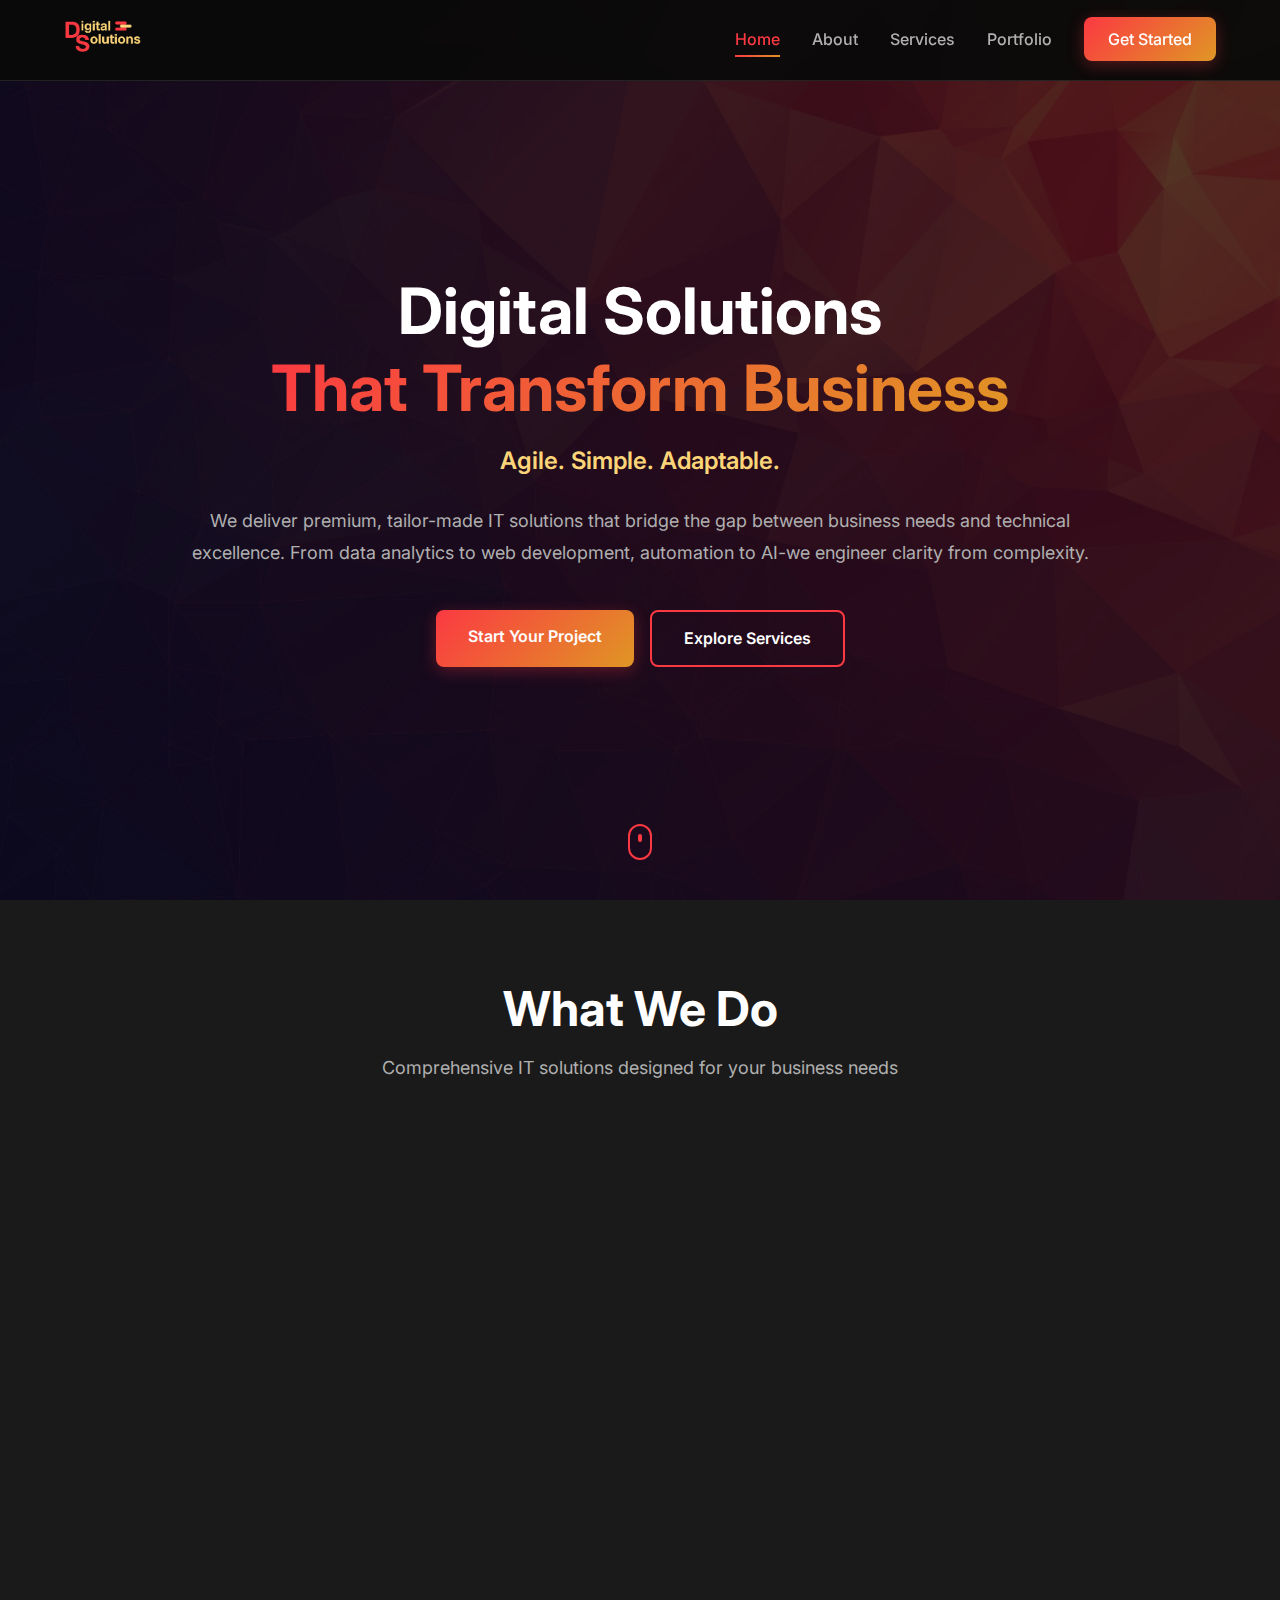
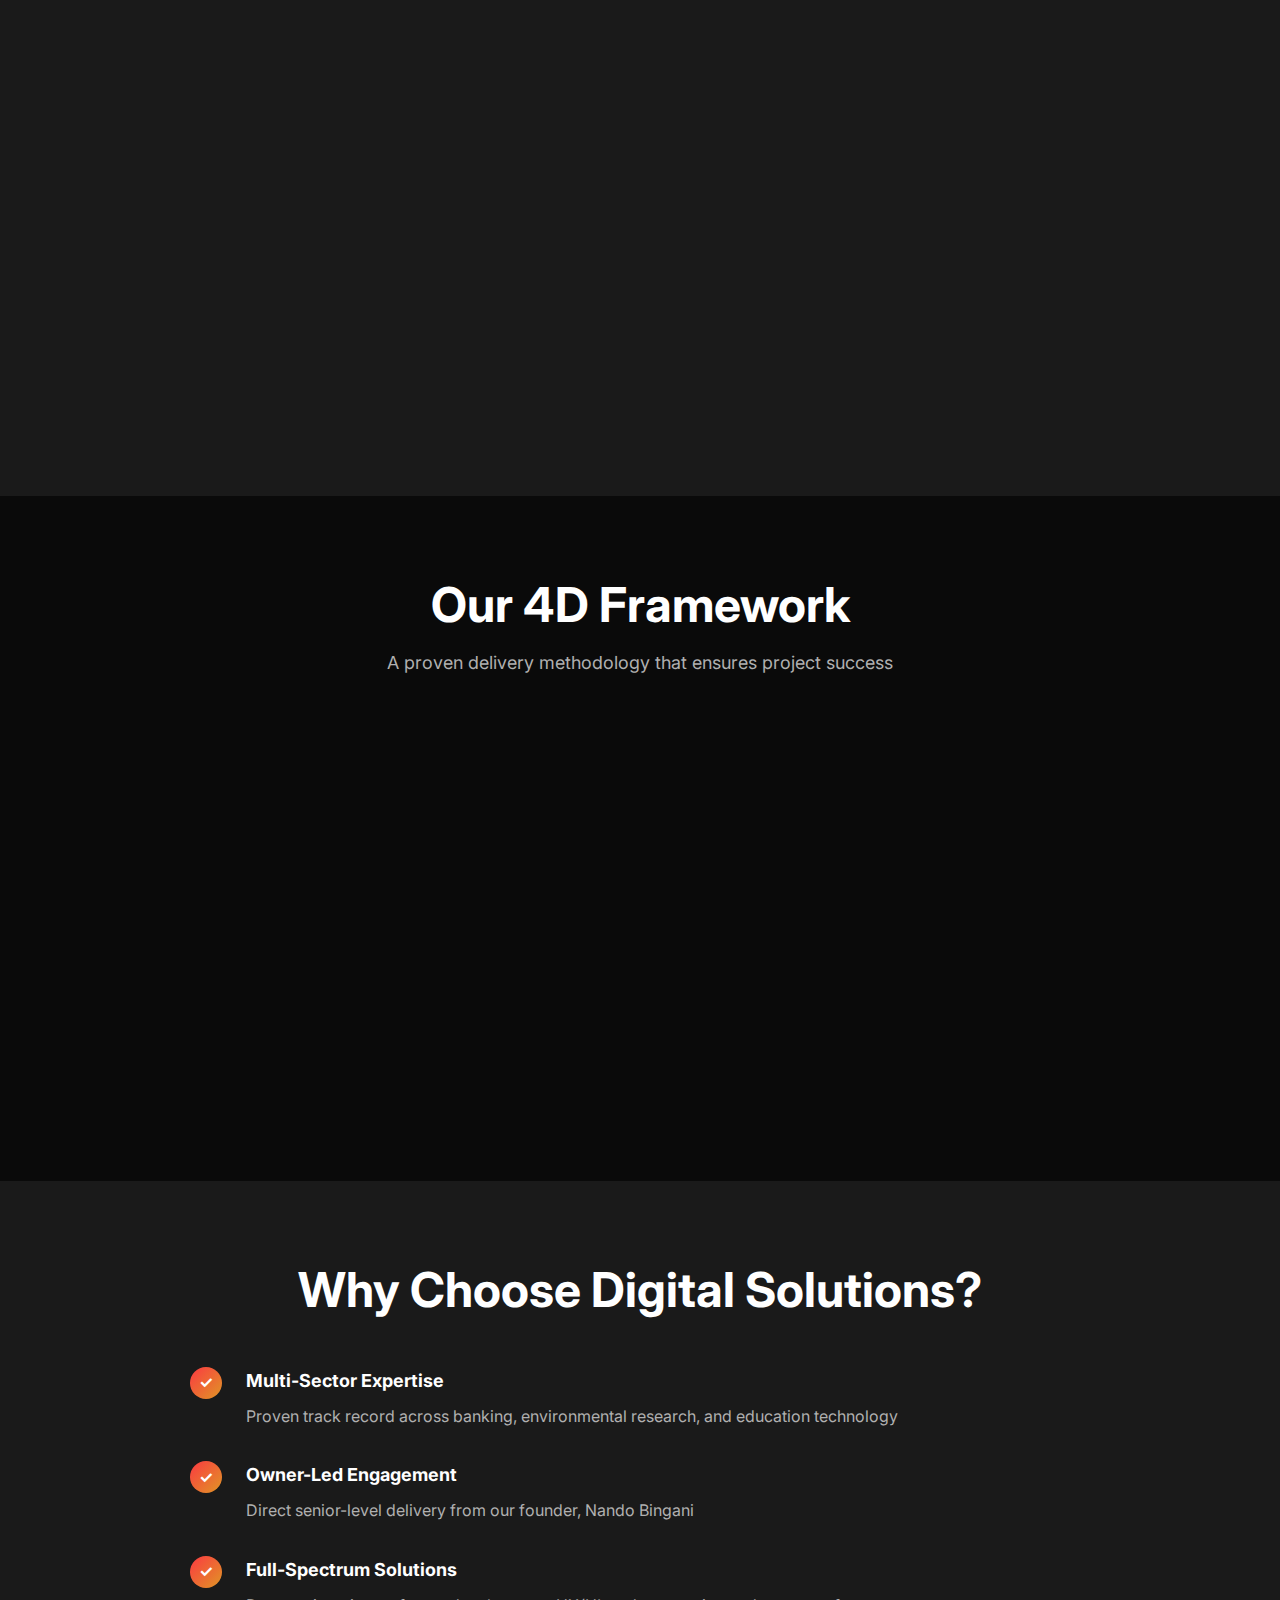
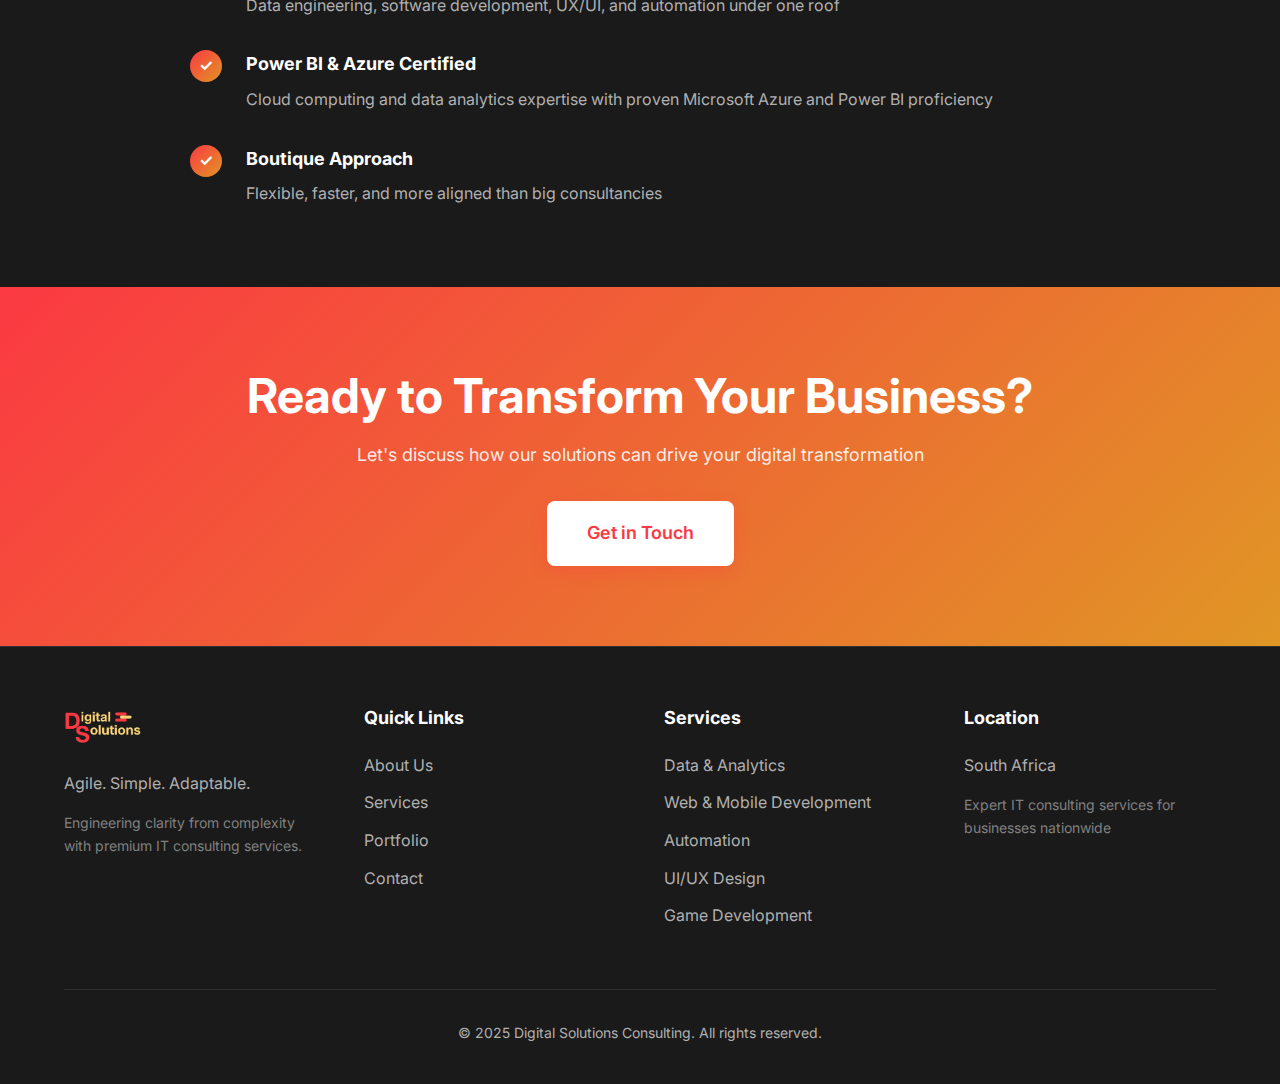
<file: index.html>
<!DOCTYPE html>
<html lang="en">
<head>
    <meta charset="UTF-8">
    <meta name="viewport" content="width=device-width, initial-scale=1.0">
    <meta name="description" content="Digital Solutions Consulting - Agile. Simple. Adaptable. Expert IT consulting for data analytics, web development, automation, and UI/UX design in South Africa.">
    <meta name="keywords" content="IT consulting, data analytics, web development, Power BI, machine learning, automation, South Africa">
    <title>Digital Solutions Consulting - Agile. Simple. Adaptable.</title>
    <link rel="stylesheet" href="assets/css/style.css">
    <link rel="preconnect" href="https://fonts.googleapis.com">
    <link rel="preconnect" href="https://fonts.gstatic.com" crossorigin>
    <link href="https://fonts.googleapis.com/css2?family=Inter:wght@300;400;500;600;700;800&display=swap" rel="stylesheet">
</head>
<body>
    <!-- Navigation -->
    <nav class="navbar" id="navbar">
        <div class="container">
            <div class="nav-wrapper">
                <a href="index.html" class="logo">
                    <img src="assets/images/Logo.png" alt="Digital Solutions Consulting Logo">
                </a>
                <button class="mobile-menu-toggle" id="mobileMenuToggle" aria-label="Toggle menu">
                    <span></span>
                    <span></span>
                    <span></span>
                </button>
                <ul class="nav-menu" id="navMenu">
                    <li><a href="index.html" class="nav-link active">Home</a></li>
                    <li><a href="about.html" class="nav-link">About</a></li>
                    <li><a href="services.html" class="nav-link">Services</a></li>
                    <li><a href="portfolio.html" class="nav-link">Portfolio</a></li>
                    <li><a href="contact.html" class="nav-link btn-primary">Get Started</a></li>
                </ul>
            </div>
        </div>
    </nav>

    <!-- Hero Section -->
    <section class="hero" id="home">
        <div class="hero-background">
            <img src="assets/images/background-image.png" alt="" class="hero-bg-image">
        </div>
        <div class="container">
            <div class="hero-content">
                <h1 class="hero-title">
                    Digital Solutions<br>
                    <span class="gradient-text">That Transform Business</span>
                </h1>
                <p class="hero-subtitle">Agile. Simple. Adaptable.</p>
                <p class="hero-description">
                    We deliver premium, tailor-made IT solutions that bridge the gap between
                    business needs and technical excellence. From data analytics to web development,
                    automation to AI-we engineer clarity from complexity.
                </p>
                <div class="hero-cta">
                    <a href="contact.html" class="btn btn-primary">Start Your Project</a>
                    <a href="services.html" class="btn btn-secondary">Explore Services</a>
                </div>
            </div>
        </div>
        <div class="scroll-indicator">
            <span></span>
        </div>
    </section>

    <!-- Services Overview -->
    <section class="services-preview" id="services-preview">
        <div class="container">
            <div class="section-header">
                <h2>What We Do</h2>
                <p>Comprehensive IT solutions designed for your business needs</p>
            </div>
            <div class="services-grid">
                <div class="service-card">
                    <div class="service-icon">
                        <img src="assets/images/germination.gif" alt="Data & Analytics">
                    </div>
                    <h3>Data & Analytics</h3>
                    <p>Transform raw data into actionable insights with Power BI dashboards, ETL pipelines, and machine learning models.</p>
                    <a href="services.html#data-analytics" class="service-link">Learn more →</a>
                </div>
                <div class="service-card">
                    <div class="service-icon">
                        <img src="assets/images/craft.gif" alt="Digital Product Development">
                    </div>
                    <h3>Digital Product Development</h3>
                    <p>Build scalable web and mobile applications with custom APIs that drive business growth.</p>
                    <a href="services.html#development" class="service-link">Learn more →</a>
                </div>
                <div class="service-card">
                    <div class="service-icon">
                        <img src="assets/images/spark.gif" alt="Automation & Integration">
                    </div>
                    <h3>Automation & Integration</h3>
                    <p>Streamline operations and connect disparate systems to reduce errors and accelerate workflows.</p>
                    <a href="services.html#automation" class="service-link">Learn more →</a>
                </div>
                <div class="service-card">
                    <div class="service-icon">
                        <img src="assets/images/growth.gif" alt="Experience & Design">
                    </div>
                    <h3>Experience & Design</h3>
                    <h4>UI/UX & AI Solutions</h4>
                    <p>Create intuitive, brand-aligned digital experiences that engage users and drive adoption.</p>
                    <a href="services.html#design" class="service-link">Learn more →</a>
                </div>
                <div class="service-card">
                    <div class="service-icon">
                        <img src="assets/images/craft.gif" alt="Game Development">
                    </div>
                    <h3>Game Development</h3>
                    <p>Build engaging mobile, web, and desktop games with captivating gameplay and monetization features.</p>
                    <a href="services.html#game-development" class="service-link">Learn more →</a>
                </div>
            </div>
        </div>
    </section>

    <!-- 4D Framework -->
    <section class="framework" id="framework">
        <div class="container">
            <div class="section-header">
                <h2>Our 4D Framework</h2>
                <p>A proven delivery methodology that ensures project success</p>
            </div>
            <div class="framework-grid">
                <div class="framework-step">
                    <div class="step-number">01</div>
                    <h3>Diagnose</h3>
                    <p>We start by deeply understanding your business challenges, goals, and technical landscape.</p>
                </div>
                <div class="framework-step">
                    <div class="step-number">02</div>
                    <h3>Design</h3>
                    <p>Our experts craft tailored solutions that align with your specific requirements and objectives.</p>
                </div>
                <div class="framework-step">
                    <div class="step-number">03</div>
                    <h3>Develop</h3>
                    <p>Using agile methodologies, we build robust solutions with continuous feedback and iteration.</p>
                </div>
                <div class="framework-step">
                    <div class="step-number">04</div>
                    <h3>Deploy</h3>
                    <p>Seamless implementation with comprehensive training and ongoing support for user adoption.</p>
                </div>
            </div>
        </div>
    </section>

    <!-- Why Choose DSC -->
    <section class="why-choose" id="why-choose">
        <div class="container">
            <div class="why-choose-content">
                <div class="why-choose-text">
                    <h2>Why Choose Digital Solutions?</h2>
                    <ul class="benefits-list">
                        <li>
                            <span class="benefit-icon">✓</span>
                            <div>
                                <strong>Multi-Sector Expertise</strong>
                                <p>Proven track record across banking, environmental research, and education technology</p>
                            </div>
                        </li>
                        <li>
                            <span class="benefit-icon">✓</span>
                            <div>
                                <strong>Owner-Led Engagement</strong>
                                <p>Direct senior-level delivery from our founder, Nando Bingani</p>
                            </div>
                        </li>
                        <li>
                            <span class="benefit-icon">✓</span>
                            <div>
                                <strong>Full-Spectrum Solutions</strong>
                                <p>Data engineering, software development, UX/UI, and automation under one roof</p>
                            </div>
                        </li>
                        <li>
                            <span class="benefit-icon">✓</span>
                            <div>
                                <strong>Power BI & Azure Certified</strong>
                                <p>Cloud computing and data analytics expertise with proven Microsoft Azure and Power BI proficiency</p>
                            </div>
                        </li>
                        <li>
                            <span class="benefit-icon">✓</span>
                            <div>
                                <strong>Boutique Approach</strong>
                                <p>Flexible, faster, and more aligned than big consultancies</p>
                            </div>
                        </li>
                    </ul>
                </div>
            </div>
        </div>
    </section>

    <!-- CTA Section -->
    <section class="cta" id="cta">
        <div class="container">
            <div class="cta-content">
                <h2>Ready to Transform Your Business?</h2>
                <p>Let's discuss how our solutions can drive your digital transformation</p>
                <a href="contact.html" class="btn btn-primary btn-large">Get in Touch</a>
            </div>
        </div>
    </section>

    <!-- Footer -->
    <footer class="footer">
        <div class="container">
            <div class="footer-content">
                <div class="footer-column">
                    <img src="assets/images/Logo.png" alt="Digital Solutions Consulting" class="footer-logo">
                    <p>Agile. Simple. Adaptable.</p>
                    <p class="footer-description">
                        Engineering clarity from complexity with premium IT consulting services.
                    </p>
                </div>
                <div class="footer-column">
                    <h4>Quick Links</h4>
                    <ul>
                        <li><a href="about.html">About Us</a></li>
                        <li><a href="services.html">Services</a></li>
                        <li><a href="portfolio.html">Portfolio</a></li>
                        <li><a href="contact.html">Contact</a></li>
                    </ul>
                </div>
                <div class="footer-column">
                    <h4>Services</h4>
                    <ul>
                        <li><a href="services.html#data-analytics">Data & Analytics</a></li>
                        <li><a href="services.html#development">Web & Mobile Development</a></li>
                        <li><a href="services.html#automation">Automation</a></li>
                        <li><a href="services.html#design">UI/UX Design</a></li>
                        <li><a href="services.html#game-development">Game Development</a></li>
                    </ul>
                </div>
                <div class="footer-column">
                    <h4>Location</h4>
                    <p>South Africa</p>
                    <p class="footer-contact">Expert IT consulting services for businesses nationwide</p>
                </div>
            </div>
            <div class="footer-bottom">
                <p>&copy; 2025 Digital Solutions Consulting. All rights reserved.</p>
            </div>
        </div>
    </footer>

    <script src="assets/js/main.js"></script>
</body>
</html>
</file>
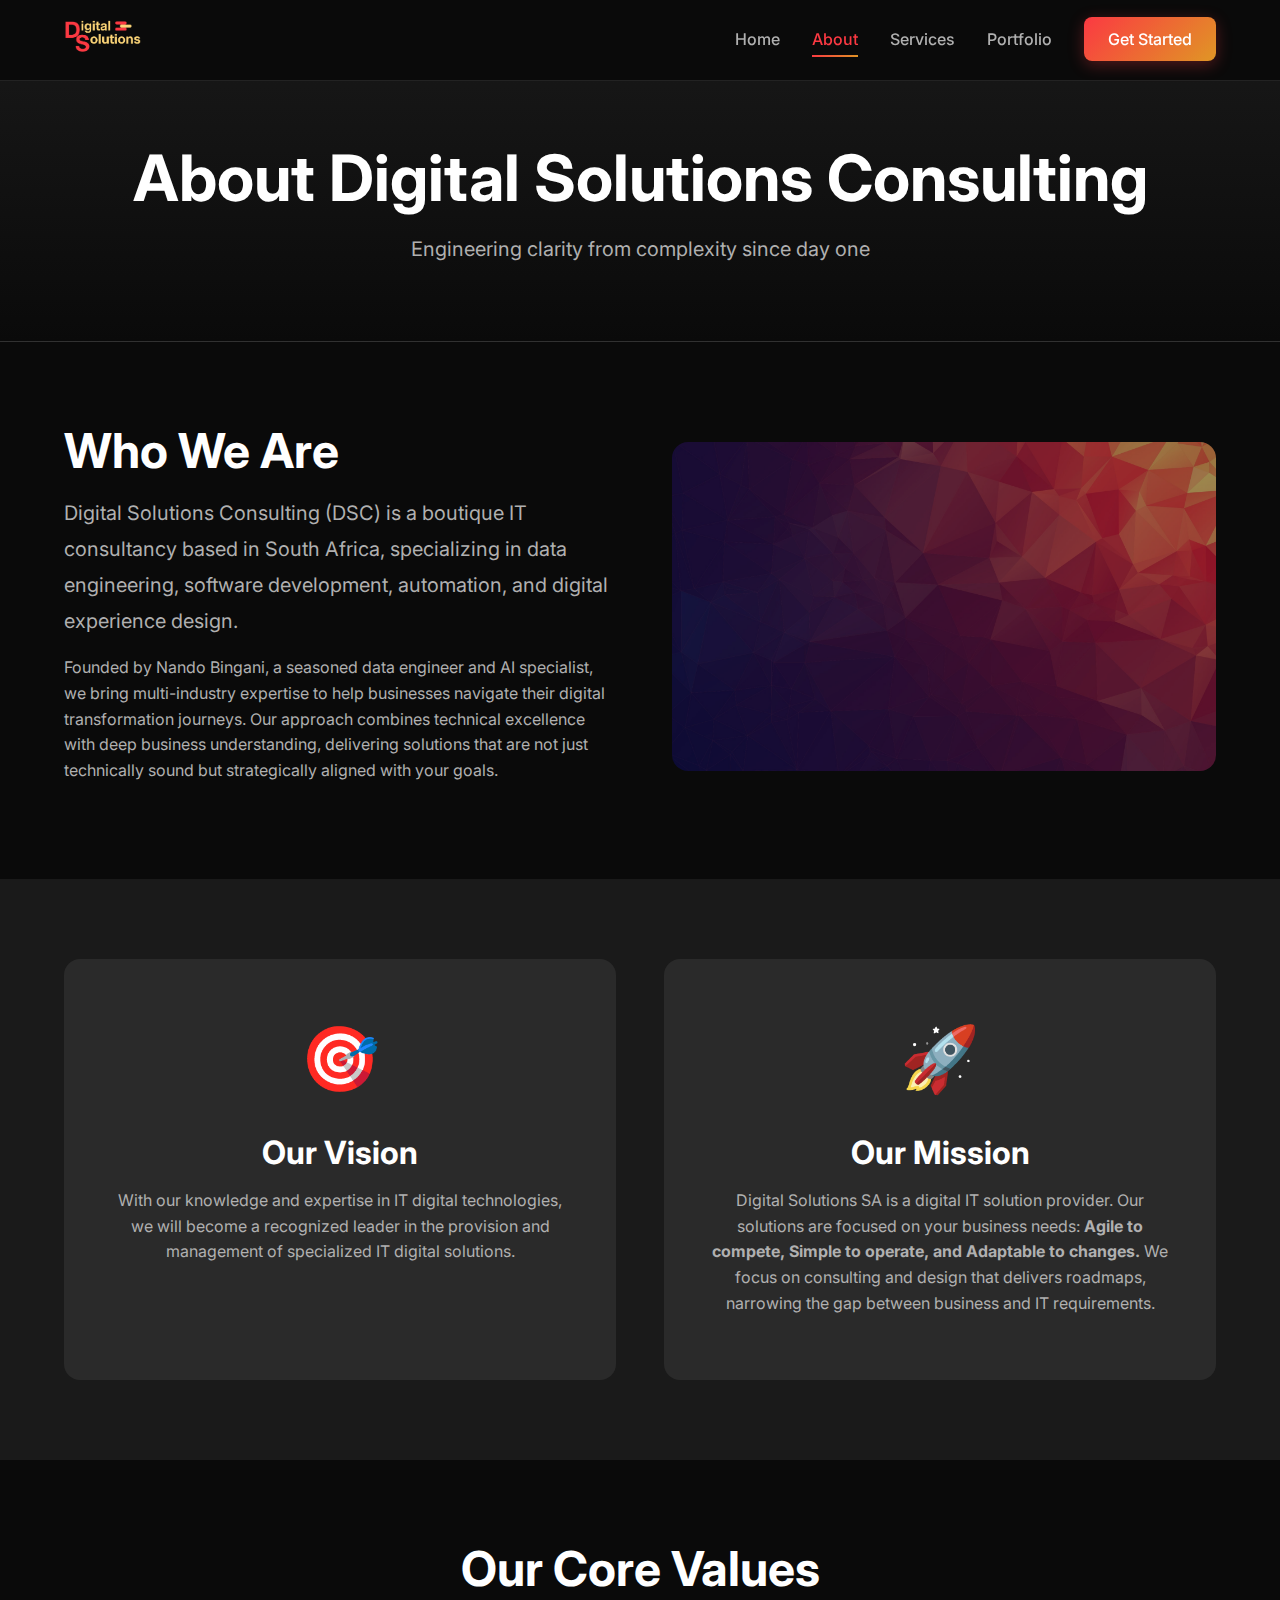
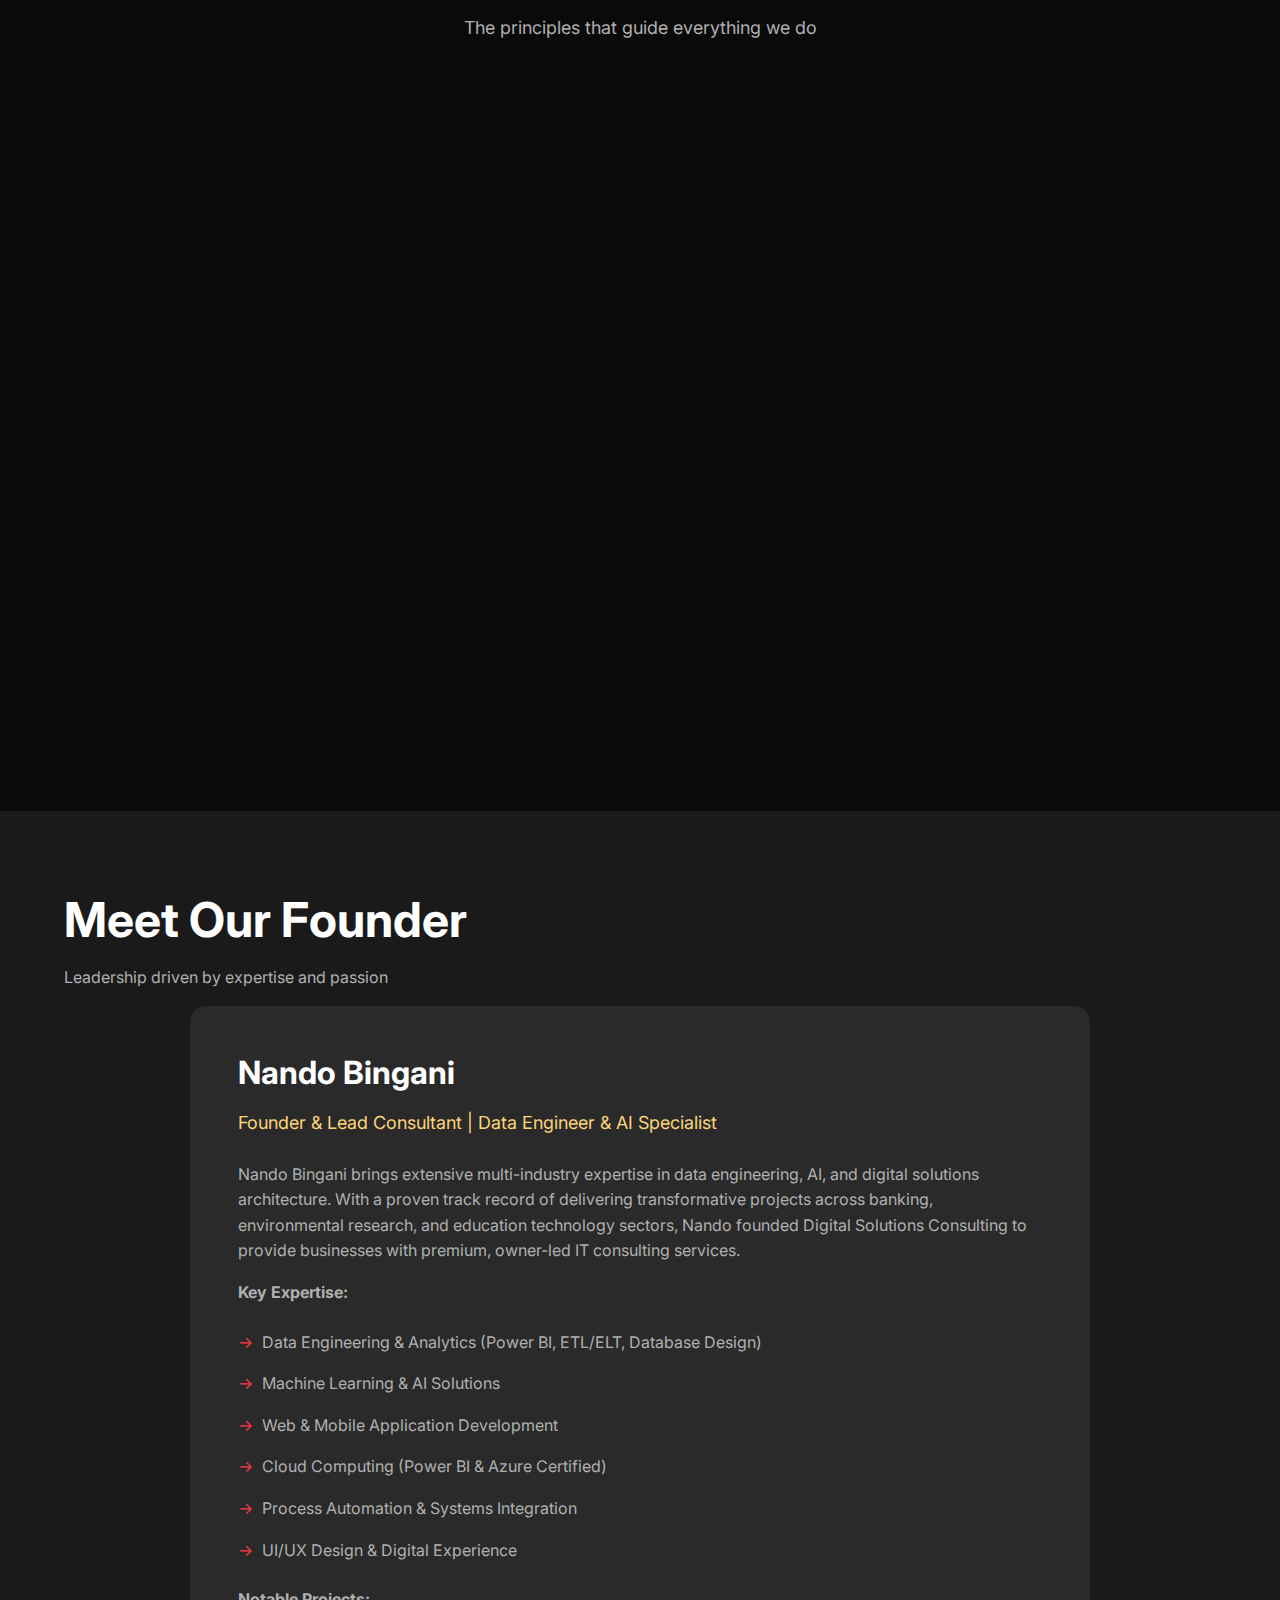
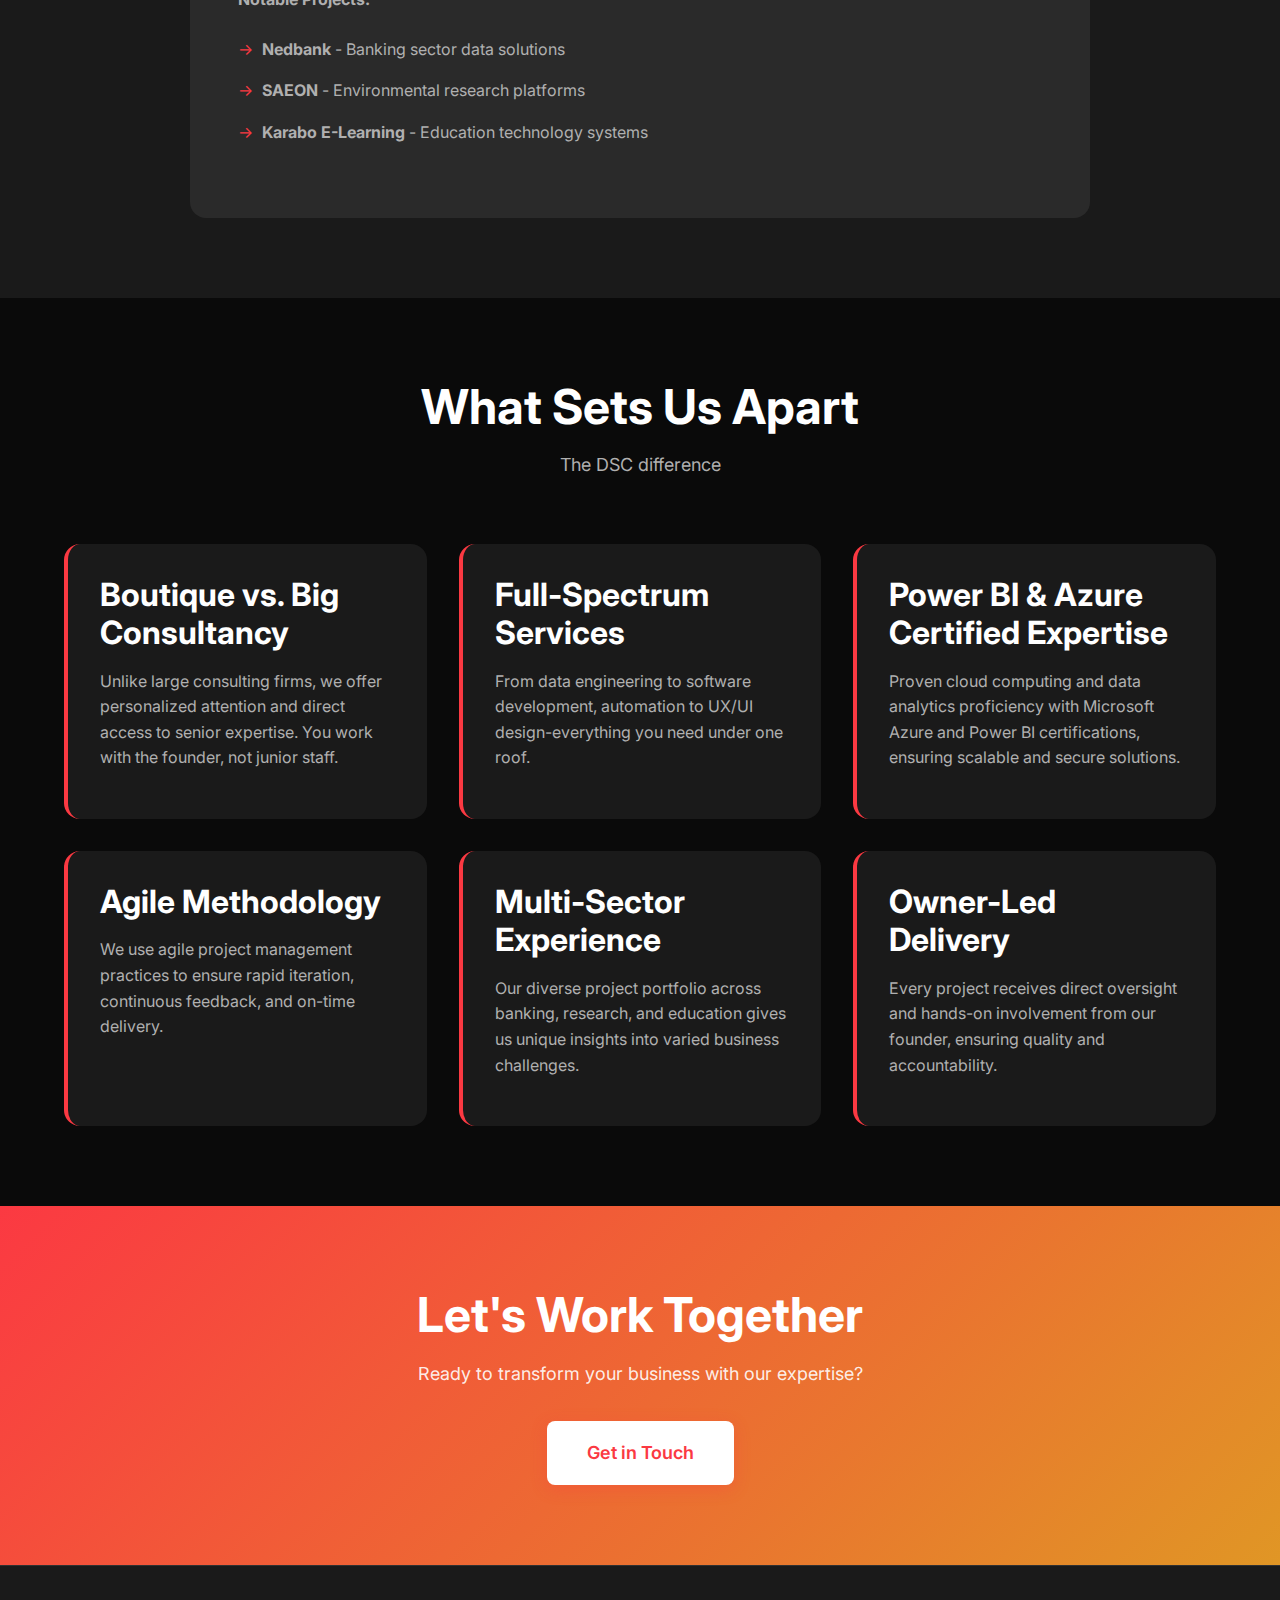
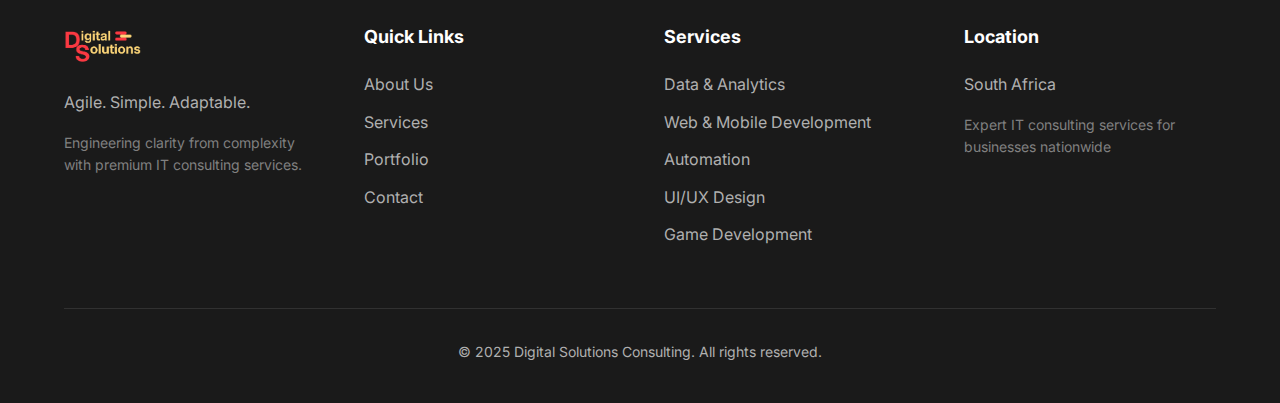
<file: about.html>
<!DOCTYPE html>
<html lang="en">
<head>
    <meta charset="UTF-8">
    <meta name="viewport" content="width=device-width, initial-scale=1.0">
    <meta name="description" content="About Digital Solutions Consulting - Learn about our vision, mission, and founder Nando Bingani's expertise in data engineering and AI.">
    <title>About Us - Digital Solutions Consulting</title>
    <link rel="stylesheet" href="assets/css/style.css">
    <link rel="preconnect" href="https://fonts.googleapis.com">
    <link rel="preconnect" href="https://fonts.gstatic.com" crossorigin>
    <link href="https://fonts.googleapis.com/css2?family=Inter:wght@300;400;500;600;700;800&display=swap" rel="stylesheet">
</head>
<body>
    <!-- Navigation -->
    <nav class="navbar" id="navbar">
        <div class="container">
            <div class="nav-wrapper">
                <a href="index.html" class="logo">
                    <img src="assets/images/Logo.png" alt="Digital Solutions Consulting Logo">
                </a>
                <button class="mobile-menu-toggle" id="mobileMenuToggle" aria-label="Toggle menu">
                    <span></span>
                    <span></span>
                    <span></span>
                </button>
                <ul class="nav-menu" id="navMenu">
                    <li><a href="index.html" class="nav-link">Home</a></li>
                    <li><a href="about.html" class="nav-link active">About</a></li>
                    <li><a href="services.html" class="nav-link">Services</a></li>
                    <li><a href="portfolio.html" class="nav-link">Portfolio</a></li>
                    <li><a href="contact.html" class="nav-link btn-primary">Get Started</a></li>
                </ul>
            </div>
        </div>
    </nav>

    <!-- Page Header -->
    <section class="page-header">
        <div class="container">
            <h1>About Digital Solutions Consulting</h1>
            <p>Engineering clarity from complexity since day one</p>
        </div>
    </section>

    <!-- Company Overview -->
    <section class="about-intro">
        <div class="container">
            <div class="about-grid">
                <div class="about-text">
                    <h2>Who We Are</h2>
                    <p class="lead">
                        Digital Solutions Consulting (DSC) is a boutique IT consultancy based in South Africa,
                        specializing in data engineering, software development, automation, and digital experience design.
                    </p>
                    <p>
                        Founded by Nando Bingani, a seasoned data engineer and AI specialist, we bring multi-industry
                        expertise to help businesses navigate their digital transformation journeys. Our approach combines
                        technical excellence with deep business understanding, delivering solutions that are not just
                        technically sound but strategically aligned with your goals.
                    </p>
                </div>
                <div class="about-image">
                    <img src="assets/images/background-image.png" alt="Digital Solutions" class="about-visual">
                </div>
            </div>
        </div>
    </section>

    <!-- Vision & Mission -->
    <section class="vision-mission">
        <div class="container">
            <div class="vm-grid">
                <div class="vm-card">
                    <div class="vm-icon">🎯</div>
                    <h3>Our Vision</h3>
                    <p>
                        With our knowledge and expertise in IT digital technologies, we will become a recognized
                        leader in the provision and management of specialized IT digital solutions.
                    </p>
                </div>
                <div class="vm-card">
                    <div class="vm-icon">🚀</div>
                    <h3>Our Mission</h3>
                    <p>
                        Digital Solutions SA is a digital IT solution provider. Our solutions are focused on your
                        business needs: <strong>Agile to compete, Simple to operate, and Adaptable to changes.</strong>
                        We focus on consulting and design that delivers roadmaps, narrowing the gap between business
                        and IT requirements.
                    </p>
                </div>
            </div>
        </div>
    </section>

    <!-- Core Values -->
    <section class="values">
        <div class="container">
            <div class="section-header">
                <h2>Our Core Values</h2>
                <p>The principles that guide everything we do</p>
            </div>
            <div class="values-grid">
                <div class="value-card">
                    <div class="value-number">01</div>
                    <h3>Innovation</h3>
                    <p>We constantly explore new technologies and methodologies to deliver cutting-edge solutions.</p>
                </div>
                <div class="value-card">
                    <div class="value-number">02</div>
                    <h3>Agility</h3>
                    <p>We adapt quickly to changing requirements and market conditions, ensuring your business stays competitive.</p>
                </div>
                <div class="value-card">
                    <div class="value-number">03</div>
                    <h3>Client Partnership</h3>
                    <p>We view ourselves as an extension of your team, invested in your long-term success.</p>
                </div>
                <div class="value-card">
                    <div class="value-number">04</div>
                    <h3>Excellence</h3>
                    <p>We maintain the highest standards in every deliverable, from code quality to user experience.</p>
                </div>
                <div class="value-card">
                    <div class="value-number">05</div>
                    <h3>Integrity</h3>
                    <p>We operate with transparency, honesty, and ethical practices in all our engagements.</p>
                </div>
            </div>
        </div>
    </section>

    <!-- Founder Profile -->
    <section class="founder">
        <div class="container">
            <div class="founder-content">
                <div class="founder-header">
                    <h2>Meet Our Founder</h2>
                    <p>Leadership driven by expertise and passion</p>
                </div>
                <div class="founder-card">
                    <div class="founder-info">
                        <h3>Nando Bingani</h3>
                        <p class="founder-title">Founder & Lead Consultant | Data Engineer & AI Specialist</p>
                        <div class="founder-bio">
                            <p>
                                Nando Bingani brings extensive multi-industry expertise in data engineering, AI,
                                and digital solutions architecture. With a proven track record of delivering
                                transformative projects across banking, environmental research, and education
                                technology sectors, Nando founded Digital Solutions Consulting to provide
                                businesses with premium, owner-led IT consulting services.
                            </p>
                            <p>
                                <strong>Key Expertise:</strong>
                            </p>
                            <ul class="expertise-list">
                                <li>Data Engineering & Analytics (Power BI, ETL/ELT, Database Design)</li>
                                <li>Machine Learning & AI Solutions</li>
                                <li>Web & Mobile Application Development</li>
                                <li>Cloud Computing (Power BI & Azure Certified)</li>
                                <li>Process Automation & Systems Integration</li>
                                <li>UI/UX Design & Digital Experience</li>
                            </ul>
                            <p>
                                <strong>Notable Projects:</strong>
                            </p>
                            <ul class="projects-list">
                                <li><strong>Nedbank</strong> - Banking sector data solutions</li>
                                <li><strong>SAEON</strong> - Environmental research platforms</li>
                                <li><strong>Karabo E-Learning</strong> - Education technology systems</li>
                            </ul>
                        </div>
                    </div>
                </div>
            </div>
        </div>
    </section>

    <!-- Competitive Advantages -->
    <section class="advantages">
        <div class="container">
            <div class="section-header">
                <h2>What Sets Us Apart</h2>
                <p>The DSC difference</p>
            </div>
            <div class="advantages-grid">
                <div class="advantage-card">
                    <h3>Boutique vs. Big Consultancy</h3>
                    <p>
                        Unlike large consulting firms, we offer personalized attention and direct access to
                        senior expertise. You work with the founder, not junior staff.
                    </p>
                </div>
                <div class="advantage-card">
                    <h3>Full-Spectrum Services</h3>
                    <p>
                        From data engineering to software development, automation to UX/UI design-everything
                        you need under one roof.
                    </p>
                </div>
                <div class="advantage-card">
                    <h3>Power BI & Azure Certified Expertise</h3>
                    <p>
                        Proven cloud computing and data analytics proficiency with Microsoft Azure and Power BI certifications, ensuring scalable
                        and secure solutions.
                    </p>
                </div>
                <div class="advantage-card">
                    <h3>Agile Methodology</h3>
                    <p>
                        We use agile project management practices to ensure rapid iteration, continuous
                        feedback, and on-time delivery.
                    </p>
                </div>
                <div class="advantage-card">
                    <h3>Multi-Sector Experience</h3>
                    <p>
                        Our diverse project portfolio across banking, research, and education gives us unique
                        insights into varied business challenges.
                    </p>
                </div>
                <div class="advantage-card">
                    <h3>Owner-Led Delivery</h3>
                    <p>
                        Every project receives direct oversight and hands-on involvement from our founder,
                        ensuring quality and accountability.
                    </p>
                </div>
            </div>
        </div>
    </section>

    <!-- CTA Section -->
    <section class="cta">
        <div class="container">
            <div class="cta-content">
                <h2>Let's Work Together</h2>
                <p>Ready to transform your business with our expertise?</p>
                <a href="contact.html" class="btn btn-primary btn-large">Get in Touch</a>
            </div>
        </div>
    </section>

    <!-- Footer -->
    <footer class="footer">
        <div class="container">
            <div class="footer-content">
                <div class="footer-column">
                    <img src="assets/images/Logo.png" alt="Digital Solutions Consulting" class="footer-logo">
                    <p>Agile. Simple. Adaptable.</p>
                    <p class="footer-description">
                        Engineering clarity from complexity with premium IT consulting services.
                    </p>
                </div>
                <div class="footer-column">
                    <h4>Quick Links</h4>
                    <ul>
                        <li><a href="about.html">About Us</a></li>
                        <li><a href="services.html">Services</a></li>
                        <li><a href="portfolio.html">Portfolio</a></li>
                        <li><a href="contact.html">Contact</a></li>
                    </ul>
                </div>
                <div class="footer-column">
                    <h4>Services</h4>
                    <ul>
                        <li><a href="services.html#data-analytics">Data & Analytics</a></li>
                        <li><a href="services.html#development">Web & Mobile Development</a></li>
                        <li><a href="services.html#automation">Automation</a></li>
                        <li><a href="services.html#design">UI/UX Design</a></li>
                        <li><a href="services.html#game-development">Game Development</a></li>
                    </ul>
                </div>
                <div class="footer-column">
                    <h4>Location</h4>
                    <p>South Africa</p>
                    <p class="footer-contact">Expert IT consulting services for businesses nationwide</p>
                </div>
            </div>
            <div class="footer-bottom">
                <p>&copy; 2025 Digital Solutions Consulting. All rights reserved.</p>
            </div>
        </div>
    </footer>

    <script src="assets/js/main.js"></script>
</body>
</html>
</file>
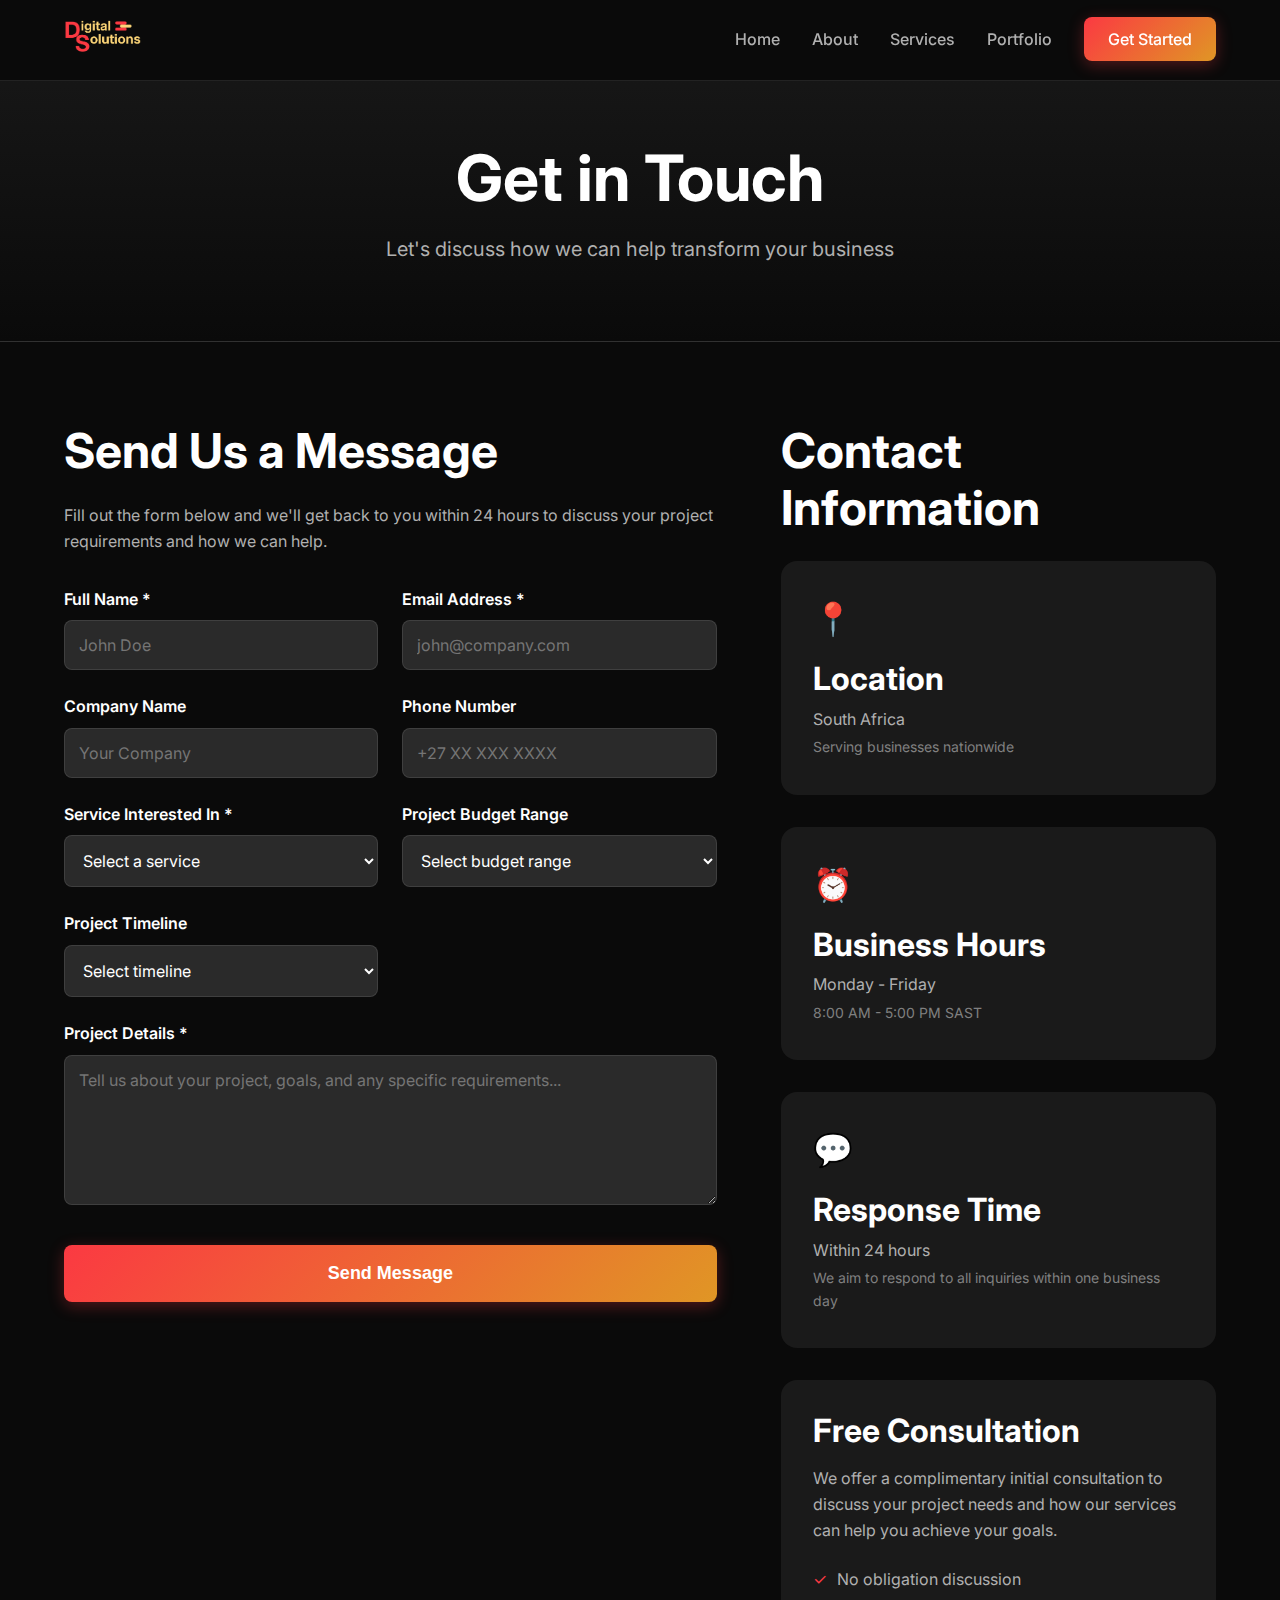
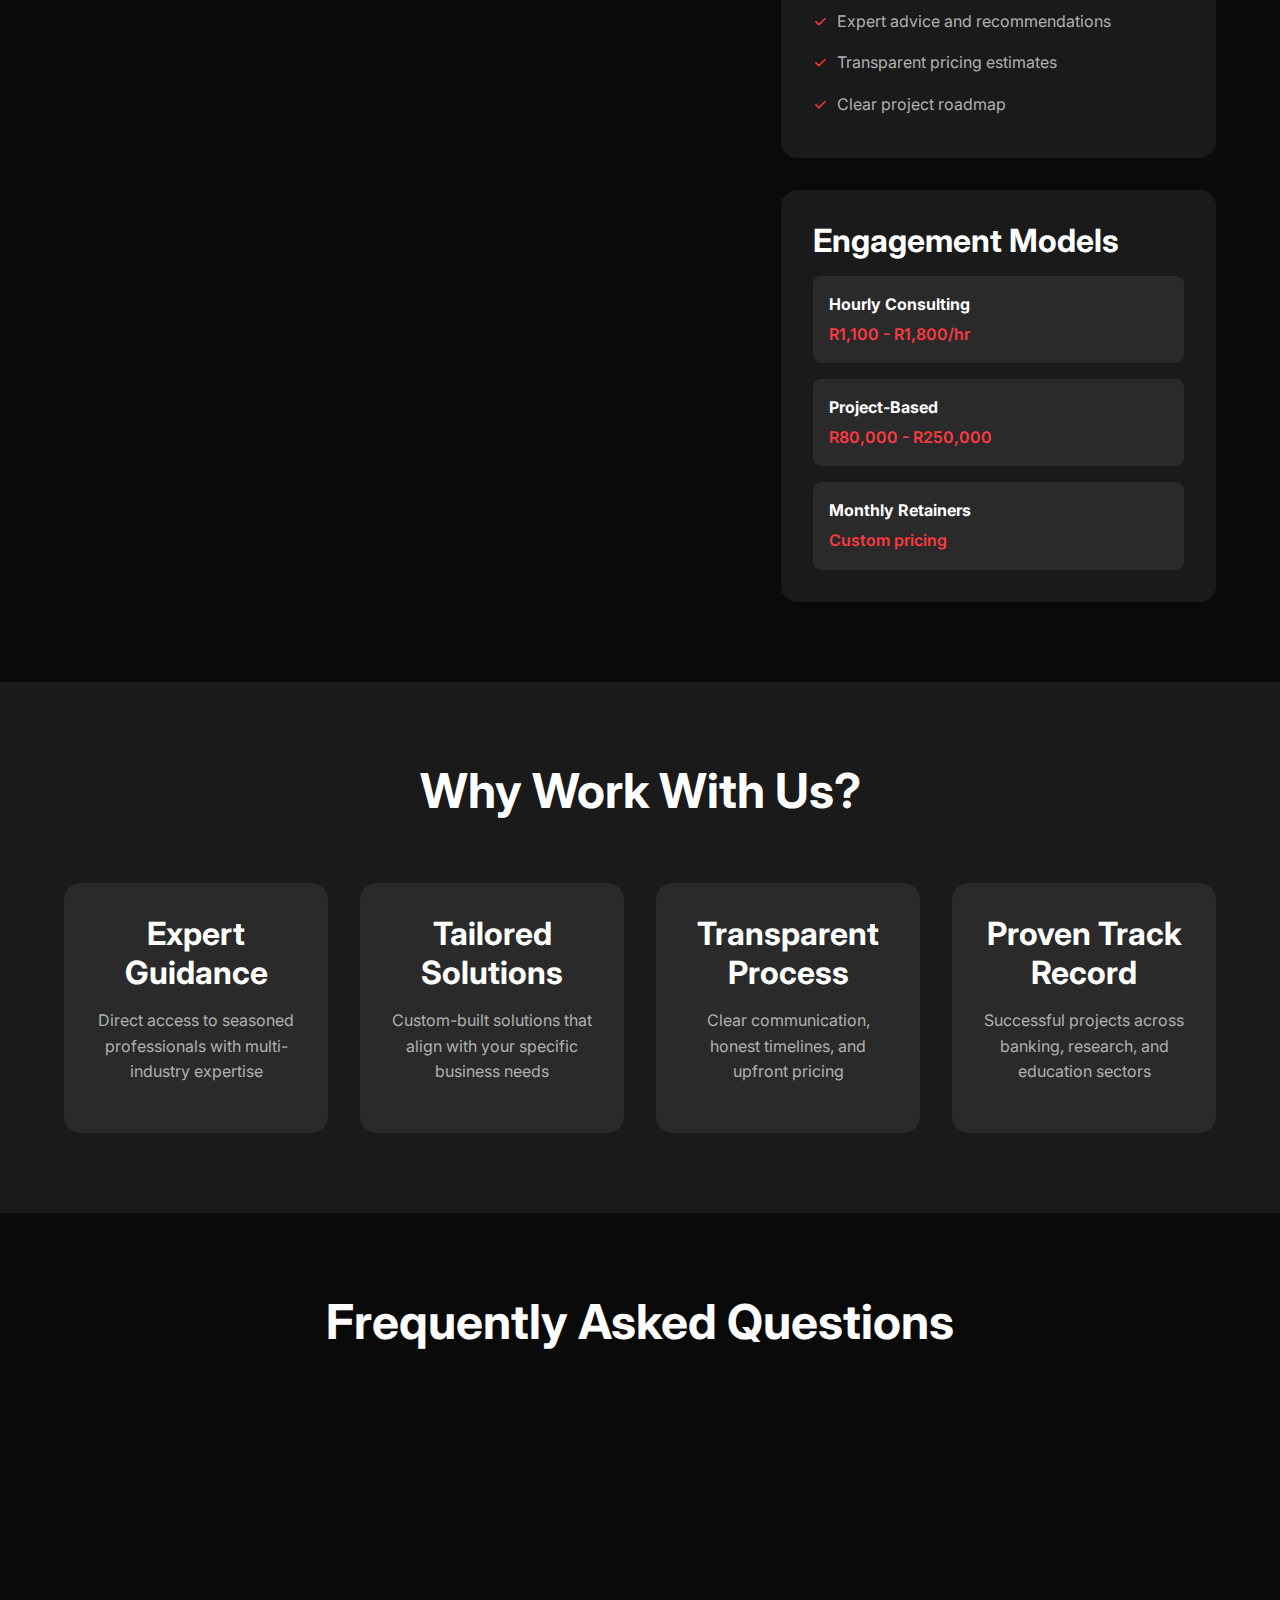
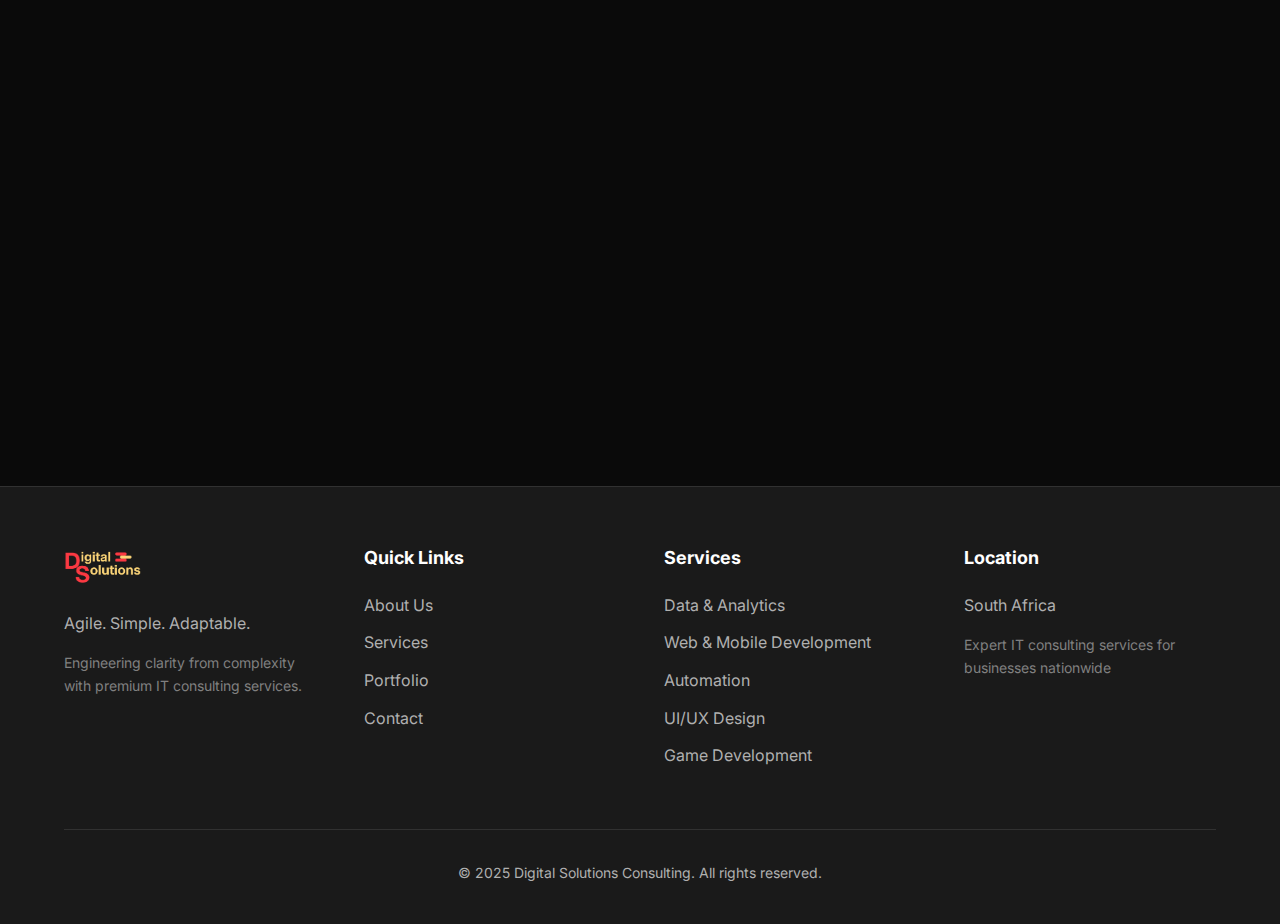
<file: contact.html>
<!DOCTYPE html>
<html lang="en">
<head>
    <meta charset="UTF-8">
    <meta name="viewport" content="width=device-width, initial-scale=1.0">
    <meta name="description" content="Contact Digital Solutions Consulting - Get in touch for IT consulting, data analytics, web development, and automation services.">
    <title>Contact Us - Digital Solutions Consulting</title>
    <link rel="stylesheet" href="assets/css/style.css">
    <link rel="preconnect" href="https://fonts.googleapis.com">
    <link rel="preconnect" href="https://fonts.gstatic.com" crossorigin>
    <link href="https://fonts.googleapis.com/css2?family=Inter:wght@300;400;500;600;700;800&display=swap" rel="stylesheet">
</head>
<body>
    <!-- Navigation -->
    <nav class="navbar" id="navbar">
        <div class="container">
            <div class="nav-wrapper">
                <a href="index.html" class="logo">
                    <img src="assets/images/Logo.png" alt="Digital Solutions Consulting Logo">
                </a>
                <button class="mobile-menu-toggle" id="mobileMenuToggle" aria-label="Toggle menu">
                    <span></span>
                    <span></span>
                    <span></span>
                </button>
                <ul class="nav-menu" id="navMenu">
                    <li><a href="index.html" class="nav-link">Home</a></li>
                    <li><a href="about.html" class="nav-link">About</a></li>
                    <li><a href="services.html" class="nav-link">Services</a></li>
                    <li><a href="portfolio.html" class="nav-link">Portfolio</a></li>
                    <li><a href="contact.html" class="nav-link active btn-primary">Get Started</a></li>
                </ul>
            </div>
        </div>
    </nav>

    <!-- Page Header -->
    <section class="page-header">
        <div class="container">
            <h1>Get in Touch</h1>
            <p>Let's discuss how we can help transform your business</p>
        </div>
    </section>

    <!-- Contact Section -->
    <section class="contact-section">
        <div class="container">
            <div class="contact-grid">
                <!-- Contact Form -->
                <div class="contact-form-wrapper">
                    <h2>Send Us a Message</h2>
                    <p class="form-description">
                        Fill out the form below and we'll get back to you within 24 hours to discuss
                        your project requirements and how we can help.
                    </p>
                    <form class="contact-form" id="contactForm" name="contact" method="POST" data-netlify="true" netlify-honeypot="bot-field">
                        <!-- Hidden fields for Netlify Forms -->
                        <input type="hidden" name="form-name" value="contact">
                        <p class="hidden">
                            <label>Don't fill this out if you're human: <input name="bot-field"></label>
                        </p>

                        <div class="form-group">
                            <label for="name">Full Name *</label>
                            <input type="text" id="name" name="name" required placeholder="John Doe">
                        </div>

                        <div class="form-group">
                            <label for="email">Email Address *</label>
                            <input type="email" id="email" name="email" required placeholder="john@company.com">
                        </div>

                        <div class="form-group">
                            <label for="company">Company Name</label>
                            <input type="text" id="company" name="company" placeholder="Your Company">
                        </div>

                        <div class="form-group">
                            <label for="phone">Phone Number</label>
                            <input type="tel" id="phone" name="phone" placeholder="+27 XX XXX XXXX">
                        </div>

                        <div class="form-group">
                            <label for="service">Service Interested In *</label>
                            <select id="service" name="service" required>
                                <option value="">Select a service</option>
                                <option value="data-analytics">Data & Analytics Solutions</option>
                                <option value="web-development">Web Application Development</option>
                                <option value="mobile-development">Mobile Application Development</option>
                                <option value="automation">Automation & Integration</option>
                                <option value="uiux-design">UI/UX Design</option>
                                <option value="ai-solutions">AI Solutions</option>
                                <option value="consulting">General Consulting</option>
                                <option value="other">Other</option>
                            </select>
                        </div>

                        <div class="form-group">
                            <label for="budget">Project Budget Range</label>
                            <select id="budget" name="budget">
                                <option value="">Select budget range</option>
                                <option value="under-50k">Under R50,000</option>
                                <option value="50k-100k">R50,000 - R100,000</option>
                                <option value="100k-250k">R100,000 - R250,000</option>
                                <option value="over-250k">Over R250,000</option>
                                <option value="hourly">Hourly Rate</option>
                                <option value="retainer">Monthly Retainer</option>
                            </select>
                        </div>

                        <div class="form-group">
                            <label for="timeline">Project Timeline</label>
                            <select id="timeline" name="timeline">
                                <option value="">Select timeline</option>
                                <option value="urgent">Urgent (1-2 weeks)</option>
                                <option value="short">Short-term (1-3 months)</option>
                                <option value="medium">Medium-term (3-6 months)</option>
                                <option value="long">Long-term (6+ months)</option>
                                <option value="flexible">Flexible</option>
                            </select>
                        </div>

                        <div class="form-group full-width">
                            <label for="message">Project Details *</label>
                            <textarea id="message" name="message" rows="6" required placeholder="Tell us about your project, goals, and any specific requirements..."></textarea>
                        </div>

                        <button type="submit" class="btn btn-primary btn-large">Send Message</button>
                    </form>
                </div>

                <!-- Contact Information -->
                <div class="contact-info-wrapper">
                    <h2>Contact Information</h2>
                    <div class="contact-info">
                        <div class="info-card">
                            <div class="info-icon">📍</div>
                            <h3>Location</h3>
                            <p>South Africa</p>
                            <p class="info-detail">Serving businesses nationwide</p>
                        </div>

                        <div class="info-card">
                            <div class="info-icon">⏰</div>
                            <h3>Business Hours</h3>
                            <p>Monday - Friday</p>
                            <p class="info-detail">8:00 AM - 5:00 PM SAST</p>
                        </div>

                        <div class="info-card">
                            <div class="info-icon">💬</div>
                            <h3>Response Time</h3>
                            <p>Within 24 hours</p>
                            <p class="info-detail">We aim to respond to all inquiries within one business day</p>
                        </div>
                    </div>

                    <div class="consultation-cta">
                        <h3>Free Consultation</h3>
                        <p>
                            We offer a complimentary initial consultation to discuss your project needs
                            and how our services can help you achieve your goals.
                        </p>
                        <ul class="consultation-benefits">
                            <li>No obligation discussion</li>
                            <li>Expert advice and recommendations</li>
                            <li>Transparent pricing estimates</li>
                            <li>Clear project roadmap</li>
                        </ul>
                    </div>

                    <div class="engagement-options">
                        <h3>Engagement Models</h3>
                        <div class="engagement-list">
                            <div class="engagement-item">
                                <strong>Hourly Consulting</strong>
                                <p>R1,100 - R1,800/hr</p>
                            </div>
                            <div class="engagement-item">
                                <strong>Project-Based</strong>
                                <p>R80,000 - R250,000</p>
                            </div>
                            <div class="engagement-item">
                                <strong>Monthly Retainers</strong>
                                <p>Custom pricing</p>
                            </div>
                        </div>
                    </div>
                </div>
            </div>
        </div>
    </section>

    <!-- Why Contact Us -->
    <section class="why-contact">
        <div class="container">
            <div class="section-header">
                <h2>Why Work With Us?</h2>
            </div>
            <div class="why-contact-grid">
                <div class="why-card">
                    <h3>Expert Guidance</h3>
                    <p>Direct access to seasoned professionals with multi-industry expertise</p>
                </div>
                <div class="why-card">
                    <h3>Tailored Solutions</h3>
                    <p>Custom-built solutions that align with your specific business needs</p>
                </div>
                <div class="why-card">
                    <h3>Transparent Process</h3>
                    <p>Clear communication, honest timelines, and upfront pricing</p>
                </div>
                <div class="why-card">
                    <h3>Proven Track Record</h3>
                    <p>Successful projects across banking, research, and education sectors</p>
                </div>
            </div>
        </div>
    </section>

    <!-- FAQ Section -->
    <section class="faq-section">
        <div class="container">
            <div class="section-header">
                <h2>Frequently Asked Questions</h2>
            </div>
            <div class="faq-grid">
                <div class="faq-item">
                    <h3>What is your typical project timeline?</h3>
                    <p>
                        Project timelines vary based on scope and complexity. Small projects may take 2-4 weeks,
                        while larger implementations can span 3-6 months. We provide detailed timelines during
                        our initial consultation.
                    </p>
                </div>
                <div class="faq-item">
                    <h3>Do you work with startups or only established businesses?</h3>
                    <p>
                        We work with businesses of all sizes, from startups to established enterprises. Our
                        flexible engagement models allow us to support organizations at different stages of growth.
                    </p>
                </div>
                <div class="faq-item">
                    <h3>Can you work with our existing development team?</h3>
                    <p>
                        Absolutely! We often collaborate with internal teams, providing specialized expertise,
                        guidance, or additional development capacity as needed.
                    </p>
                </div>
                <div class="faq-item">
                    <h3>What happens after project completion?</h3>
                    <p>
                        We offer ongoing support and maintenance options, including monthly retainers for
                        continuous optimization, updates, and technical assistance.
                    </p>
                </div>
                <div class="faq-item">
                    <h3>Do you provide training for our team?</h3>
                    <p>
                        Yes, comprehensive training and documentation are included with all projects to ensure
                        smooth user adoption and knowledge transfer.
                    </p>
                </div>
                <div class="faq-item">
                    <h3>What industries do you specialize in?</h3>
                    <p>
                        We have proven expertise in banking, healthcare, retail, education, manufacturing, and
                        environmental research, with solutions adaptable to various sectors.
                    </p>
                </div>
            </div>
        </div>
    </section>

    <!-- Footer -->
    <footer class="footer">
        <div class="container">
            <div class="footer-content">
                <div class="footer-column">
                    <img src="assets/images/Logo.png" alt="Digital Solutions Consulting" class="footer-logo">
                    <p>Agile. Simple. Adaptable.</p>
                    <p class="footer-description">
                        Engineering clarity from complexity with premium IT consulting services.
                    </p>
                </div>
                <div class="footer-column">
                    <h4>Quick Links</h4>
                    <ul>
                        <li><a href="about.html">About Us</a></li>
                        <li><a href="services.html">Services</a></li>
                        <li><a href="portfolio.html">Portfolio</a></li>
                        <li><a href="contact.html">Contact</a></li>
                    </ul>
                </div>
                <div class="footer-column">
                    <h4>Services</h4>
                    <ul>
                        <li><a href="services.html#data-analytics">Data & Analytics</a></li>
                        <li><a href="services.html#development">Web & Mobile Development</a></li>
                        <li><a href="services.html#automation">Automation</a></li>
                        <li><a href="services.html#design">UI/UX Design</a></li>
                        <li><a href="services.html#game-development">Game Development</a></li>
                    </ul>
                </div>
                <div class="footer-column">
                    <h4>Location</h4>
                    <p>South Africa</p>
                    <p class="footer-contact">Expert IT consulting services for businesses nationwide</p>
                </div>
            </div>
            <div class="footer-bottom">
                <p>&copy; 2025 Digital Solutions Consulting. All rights reserved.</p>
            </div>
        </div>
    </footer>

    <script src="assets/js/main.js"></script>
</body>
</html>
</file>
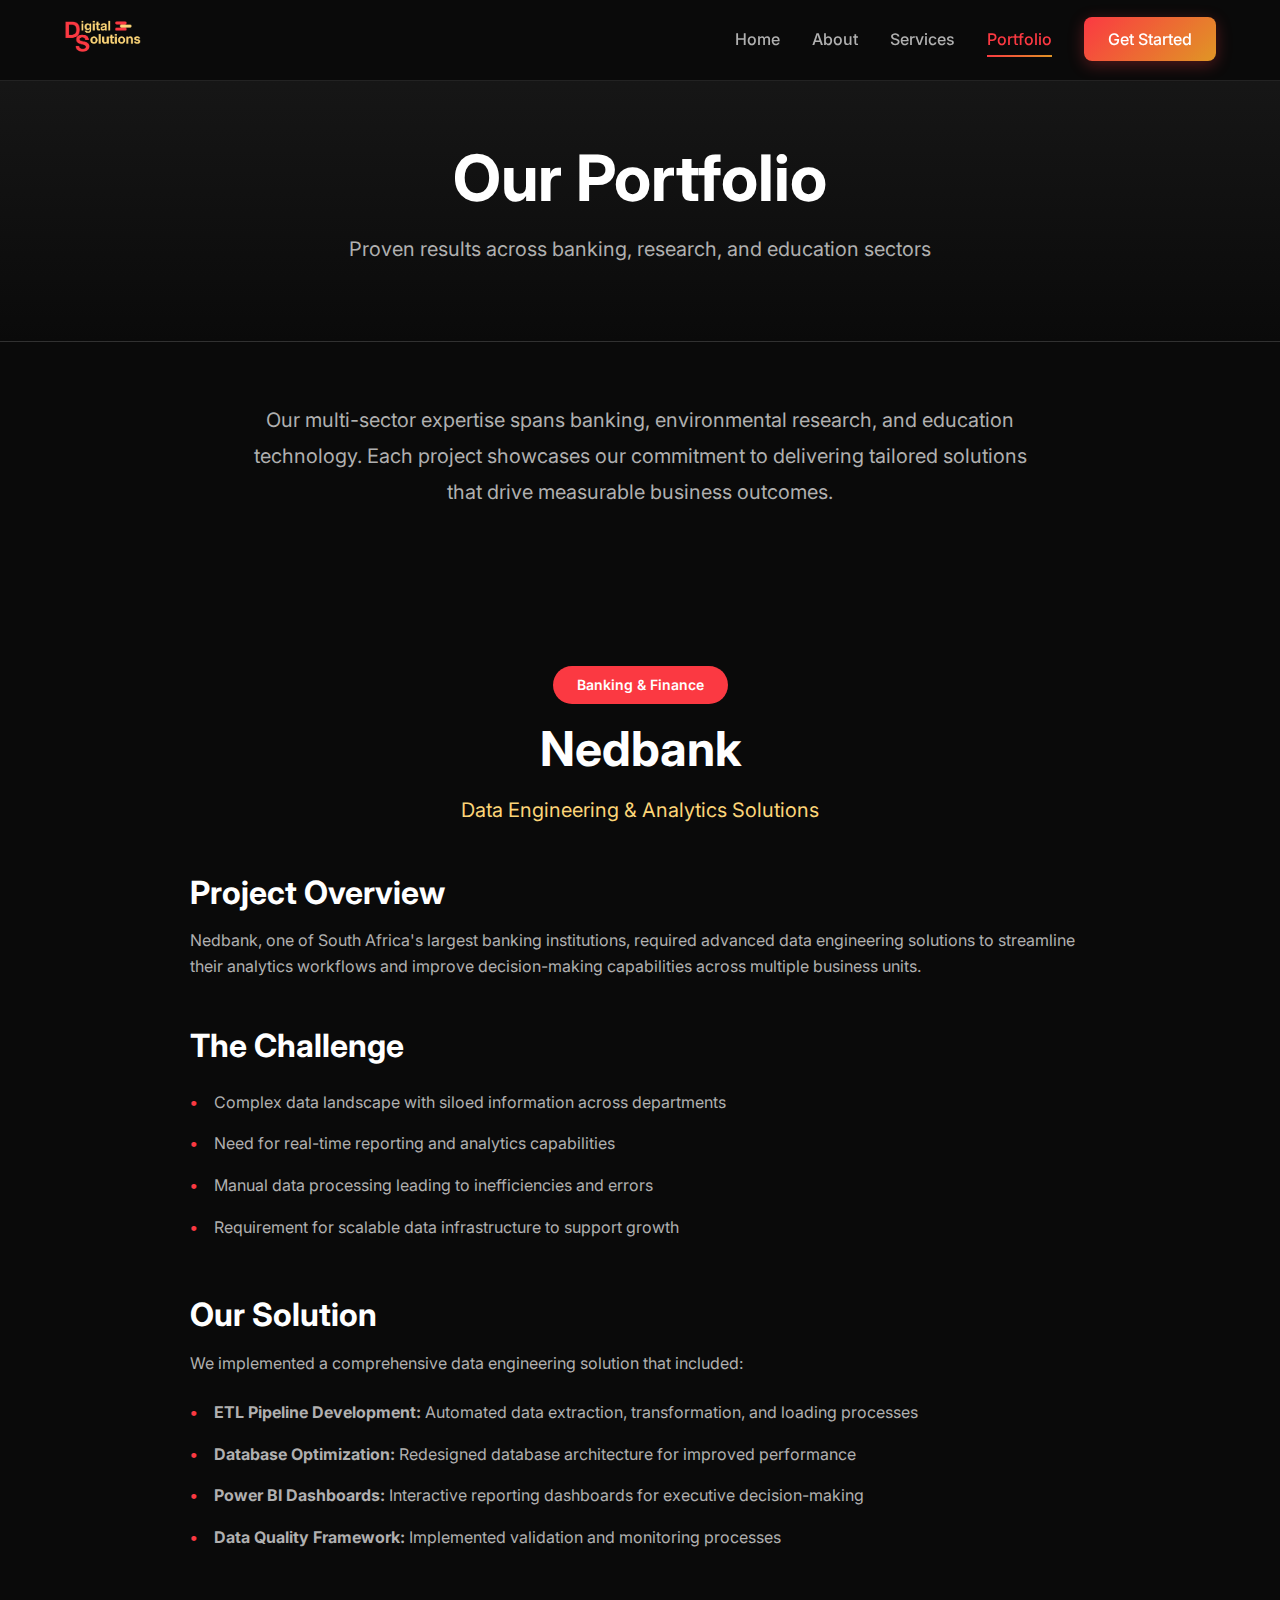
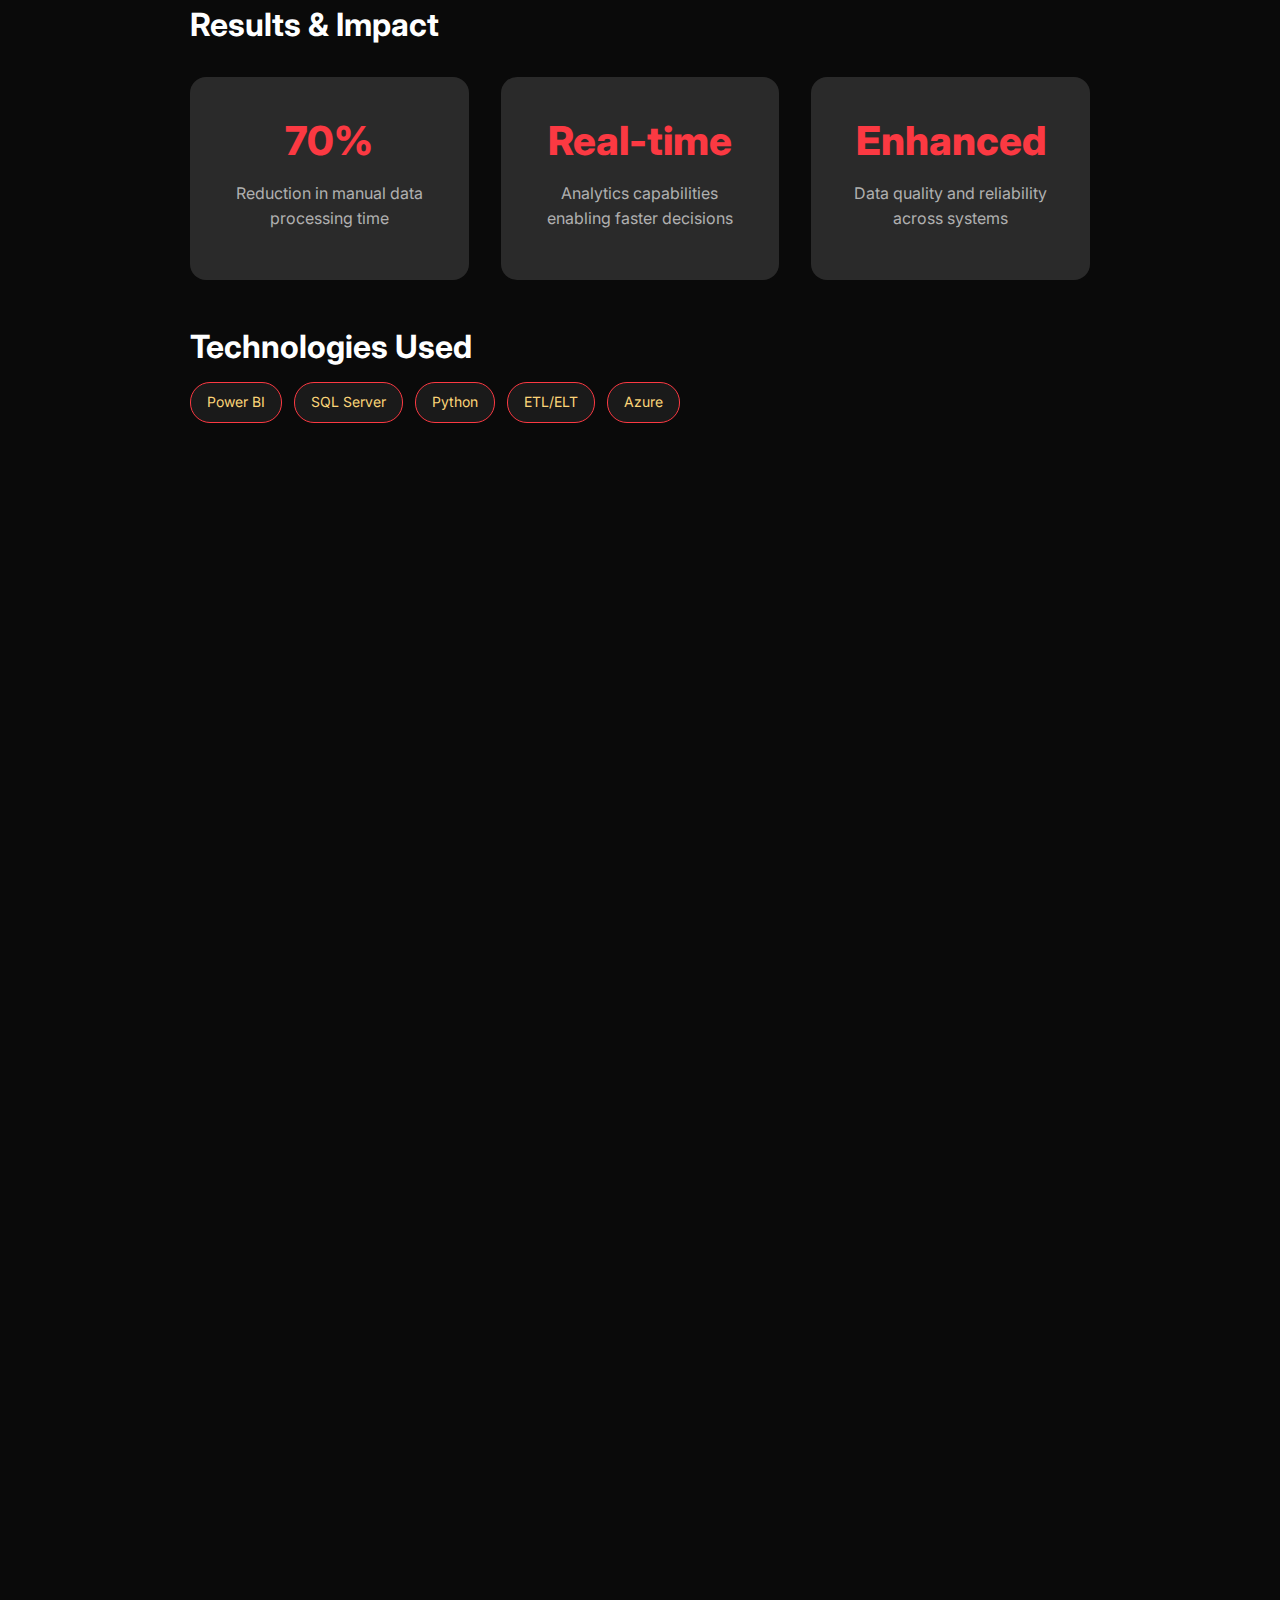
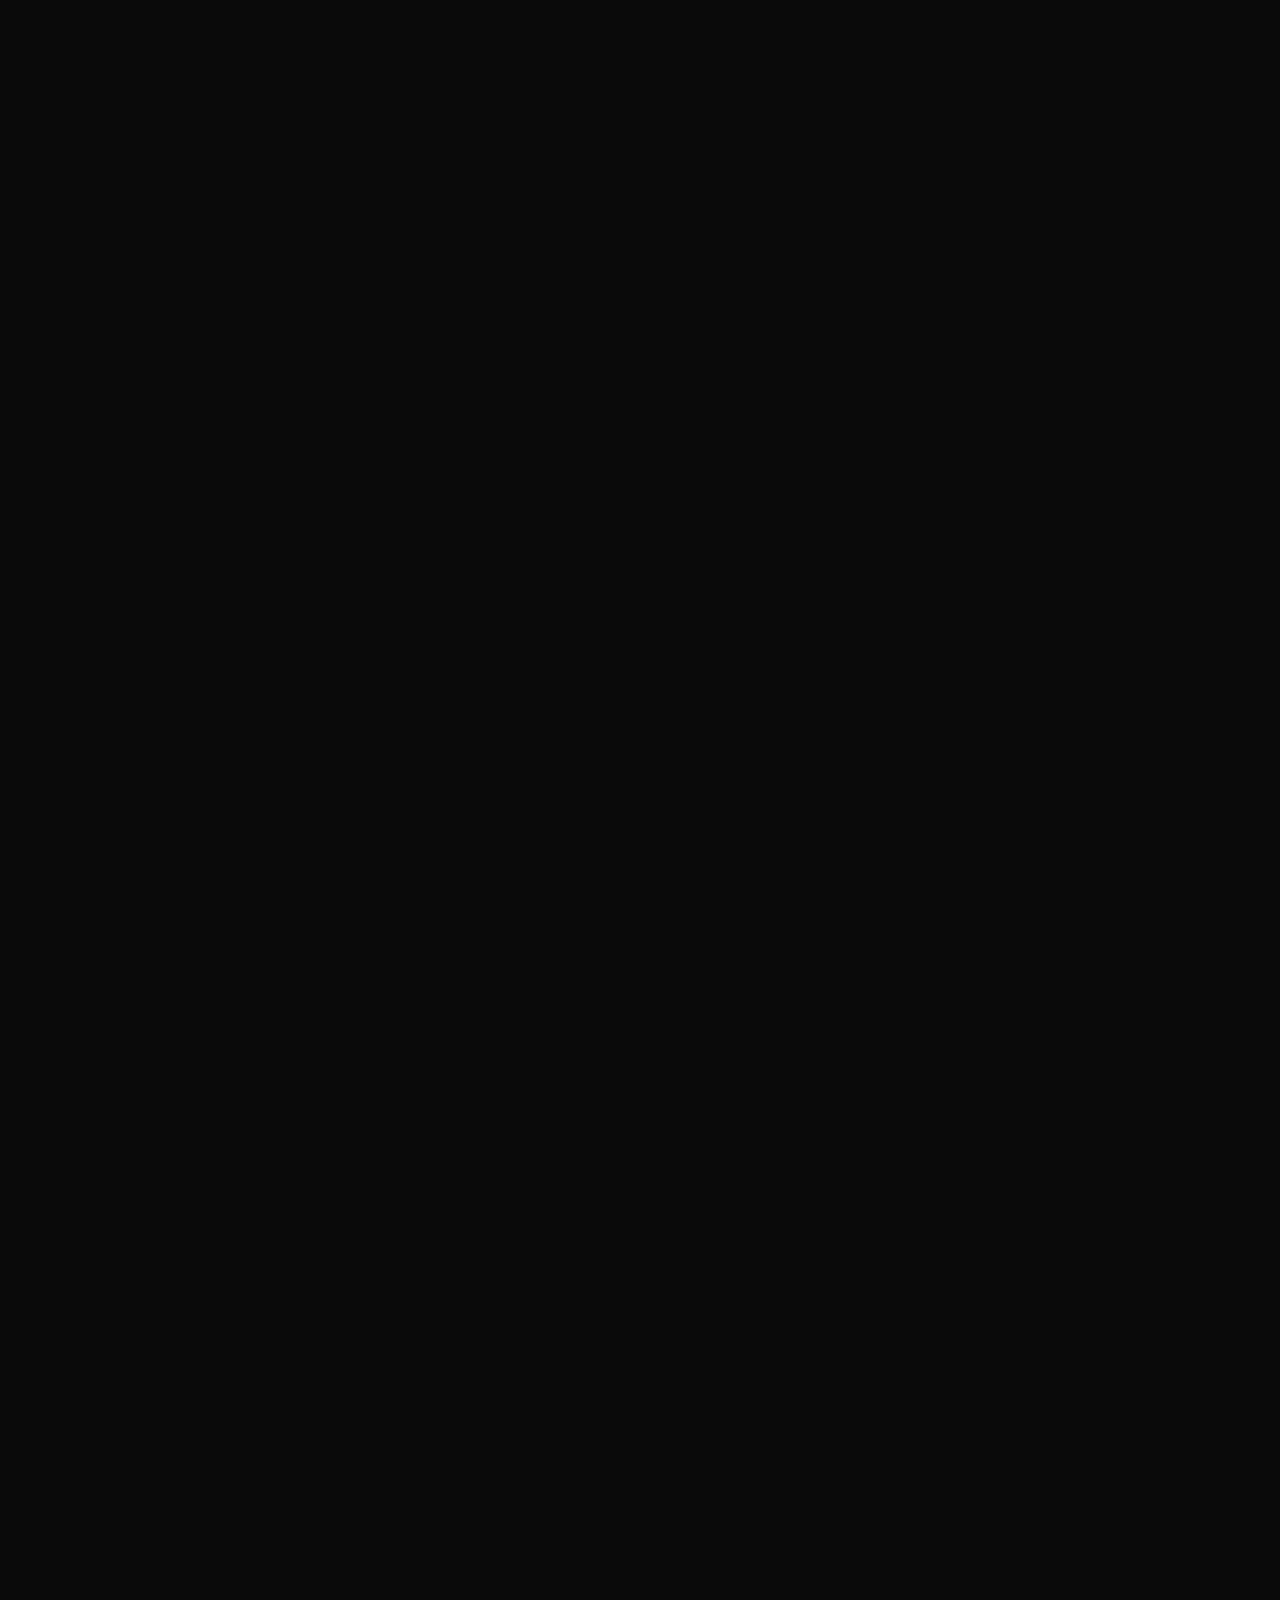
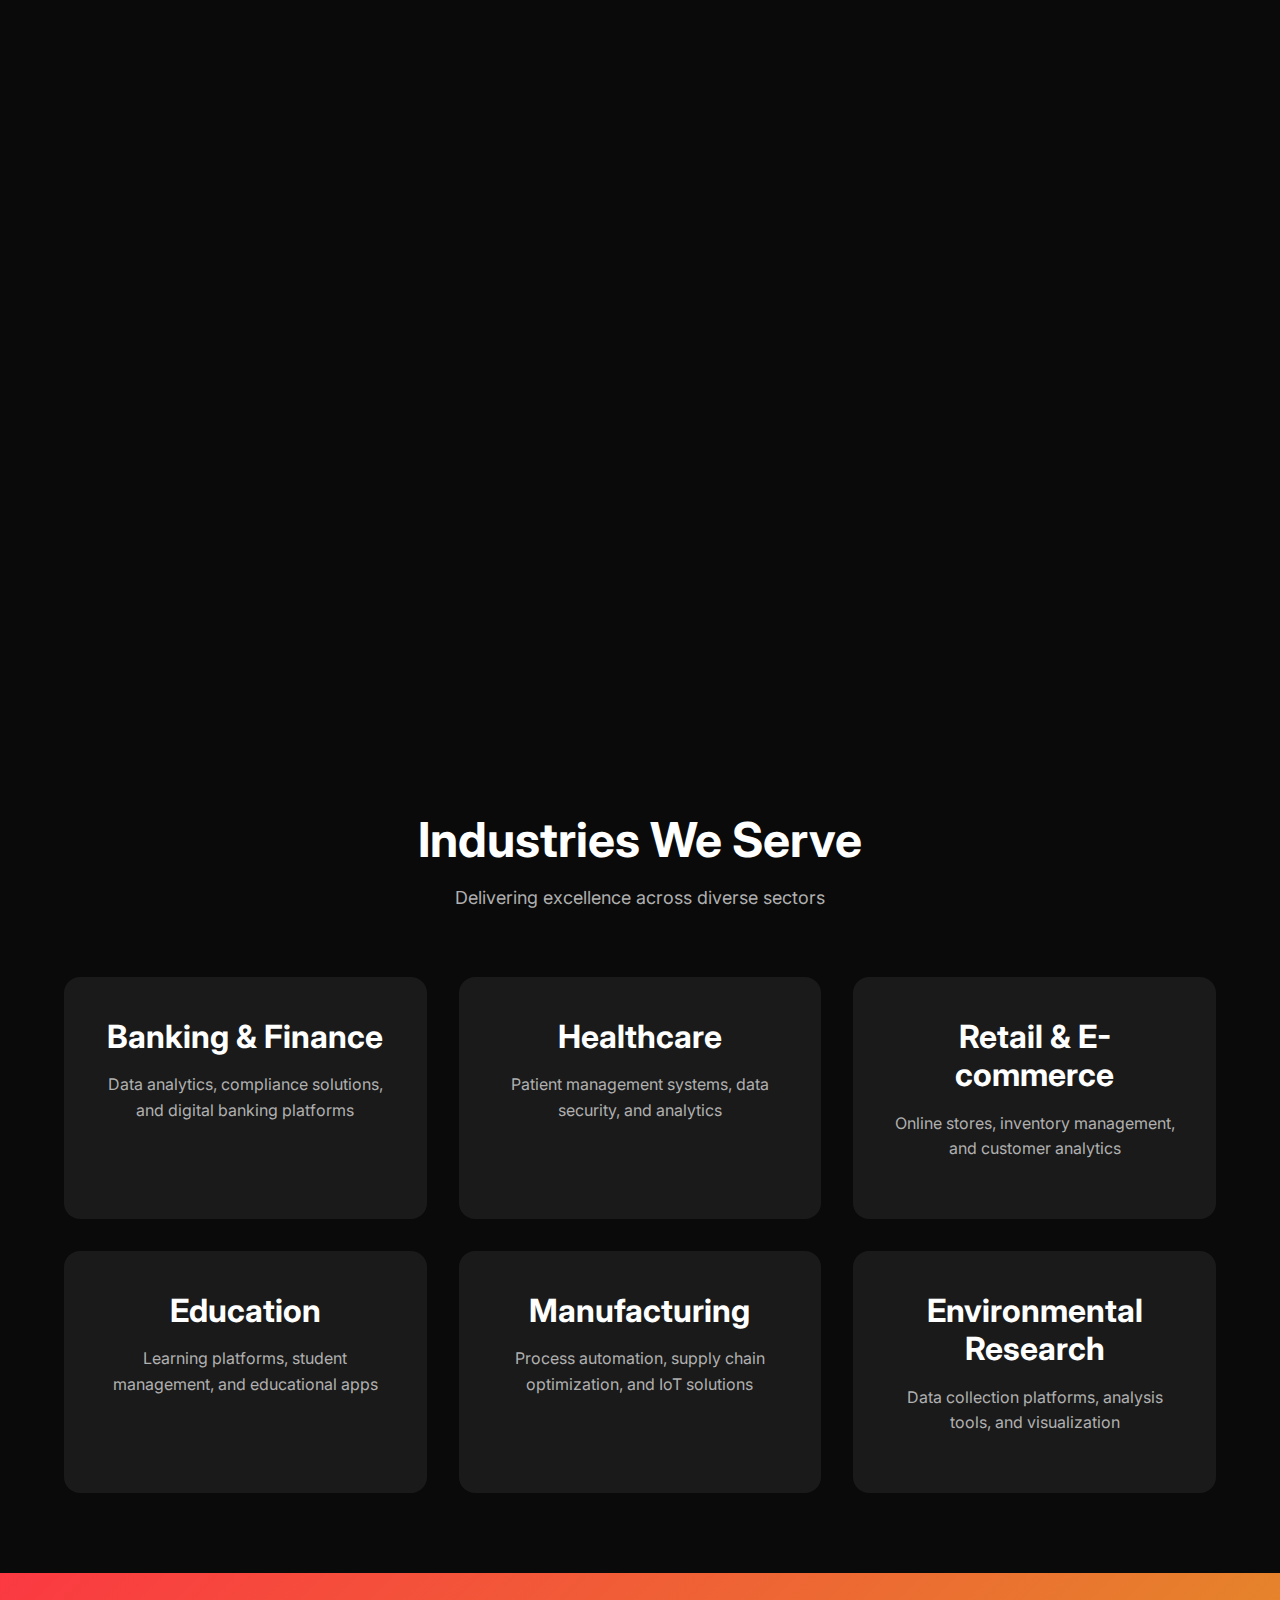
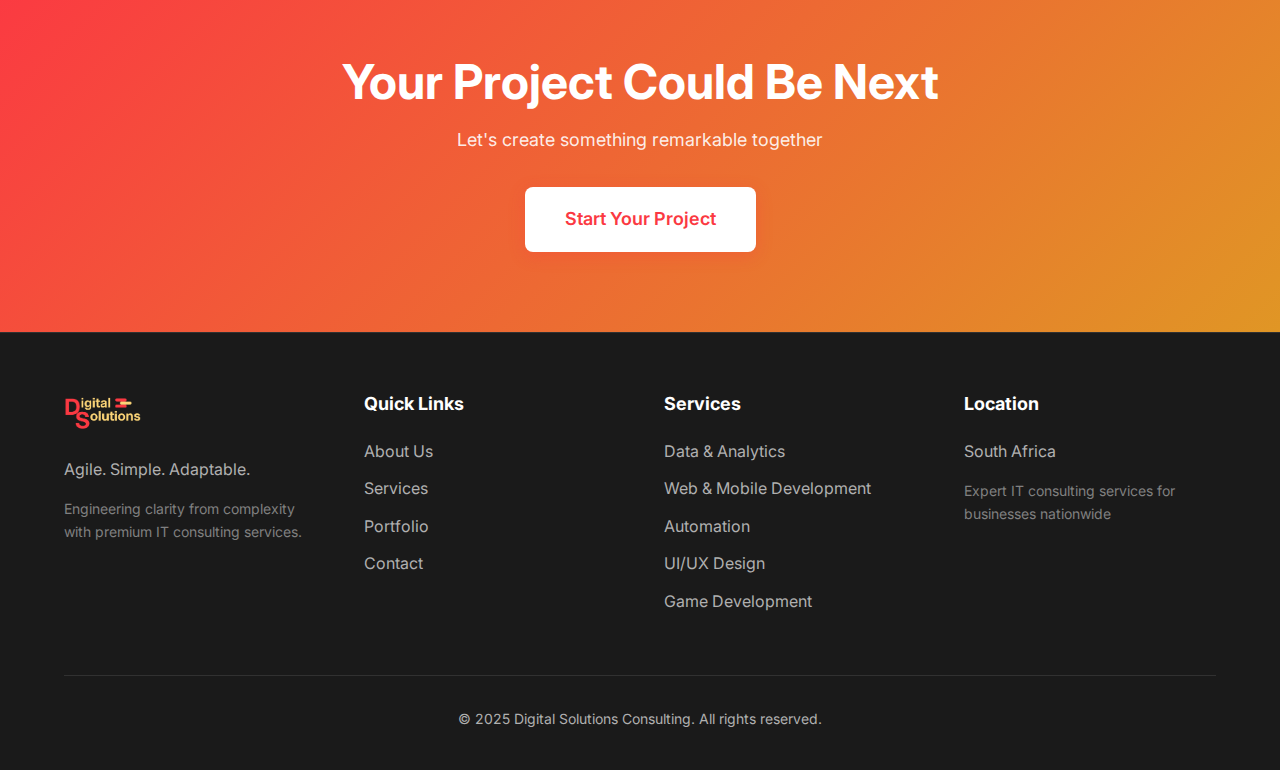
<file: portfolio.html>
<!DOCTYPE html>
<html lang="en">
<head>
    <meta charset="UTF-8">
    <meta name="viewport" content="width=device-width, initial-scale=1.0">
    <meta name="description" content="Digital Solutions Consulting Portfolio - Case studies from banking, environmental research, and education technology sectors.">
    <title>Portfolio - Digital Solutions Consulting</title>
    <link rel="stylesheet" href="assets/css/style.css">
    <link rel="preconnect" href="https://fonts.googleapis.com">
    <link rel="preconnect" href="https://fonts.gstatic.com" crossorigin>
    <link href="https://fonts.googleapis.com/css2?family=Inter:wght@300;400;500;600;700;800&display=swap" rel="stylesheet">
</head>
<body>
    <!-- Navigation -->
    <nav class="navbar" id="navbar">
        <div class="container">
            <div class="nav-wrapper">
                <a href="index.html" class="logo">
                    <img src="assets/images/Logo.png" alt="Digital Solutions Consulting Logo">
                </a>
                <button class="mobile-menu-toggle" id="mobileMenuToggle" aria-label="Toggle menu">
                    <span></span>
                    <span></span>
                    <span></span>
                </button>
                <ul class="nav-menu" id="navMenu">
                    <li><a href="index.html" class="nav-link">Home</a></li>
                    <li><a href="about.html" class="nav-link">About</a></li>
                    <li><a href="services.html" class="nav-link">Services</a></li>
                    <li><a href="portfolio.html" class="nav-link active">Portfolio</a></li>
                    <li><a href="contact.html" class="nav-link btn-primary">Get Started</a></li>
                </ul>
            </div>
        </div>
    </nav>

    <!-- Page Header -->
    <section class="page-header">
        <div class="container">
            <h1>Our Portfolio</h1>
            <p>Proven results across banking, research, and education sectors</p>
        </div>
    </section>

    <!-- Portfolio Introduction -->
    <section class="portfolio-intro">
        <div class="container">
            <div class="intro-content">
                <p class="lead">
                    Our multi-sector expertise spans banking, environmental research, and education technology.
                    Each project showcases our commitment to delivering tailored solutions that drive measurable
                    business outcomes.
                </p>
            </div>
        </div>
    </section>

    <!-- Case Study 1: Nedbank -->
    <section class="case-study" id="nedbank">
        <div class="container">
            <div class="case-study-layout">
                <div class="case-study-header">
                    <span class="industry-tag">Banking & Finance</span>
                    <h2>Nedbank</h2>
                    <p class="case-study-subtitle">Data Engineering & Analytics Solutions</p>
                </div>
                <div class="case-study-content">
                    <div class="case-study-overview">
                        <h3>Project Overview</h3>
                        <p>
                            Nedbank, one of South Africa's largest banking institutions, required advanced
                            data engineering solutions to streamline their analytics workflows and improve
                            decision-making capabilities across multiple business units.
                        </p>
                    </div>

                    <div class="case-study-challenge">
                        <h3>The Challenge</h3>
                        <ul>
                            <li>Complex data landscape with siloed information across departments</li>
                            <li>Need for real-time reporting and analytics capabilities</li>
                            <li>Manual data processing leading to inefficiencies and errors</li>
                            <li>Requirement for scalable data infrastructure to support growth</li>
                        </ul>
                    </div>

                    <div class="case-study-solution">
                        <h3>Our Solution</h3>
                        <p>We implemented a comprehensive data engineering solution that included:</p>
                        <ul>
                            <li><strong>ETL Pipeline Development:</strong> Automated data extraction, transformation, and loading processes</li>
                            <li><strong>Database Optimization:</strong> Redesigned database architecture for improved performance</li>
                            <li><strong>Power BI Dashboards:</strong> Interactive reporting dashboards for executive decision-making</li>
                            <li><strong>Data Quality Framework:</strong> Implemented validation and monitoring processes</li>
                        </ul>
                    </div>

                    <div class="case-study-results">
                        <h3>Results & Impact</h3>
                        <div class="results-grid">
                            <div class="result-card">
                                <div class="result-metric">70%</div>
                                <p>Reduction in manual data processing time</p>
                            </div>
                            <div class="result-card">
                                <div class="result-metric">Real-time</div>
                                <p>Analytics capabilities enabling faster decisions</p>
                            </div>
                            <div class="result-card">
                                <div class="result-metric">Enhanced</div>
                                <p>Data quality and reliability across systems</p>
                            </div>
                        </div>
                    </div>

                    <div class="case-study-tech">
                        <h3>Technologies Used</h3>
                        <div class="tech-tags">
                            <span class="tech-tag">Power BI</span>
                            <span class="tech-tag">SQL Server</span>
                            <span class="tech-tag">Python</span>
                            <span class="tech-tag">ETL/ELT</span>
                            <span class="tech-tag">Azure</span>
                        </div>
                    </div>
                </div>
            </div>
        </div>
    </section>

    <!-- Case Study 2: SAEON -->
    <section class="case-study alternate" id="saeon">
        <div class="container">
            <div class="case-study-layout">
                <div class="case-study-header">
                    <span class="industry-tag">Environmental Research</span>
                    <h2>SAEON (South African Environmental Observation Network)</h2>
                    <p class="case-study-subtitle">Research Platform Development & Data Management</p>
                </div>
                <div class="case-study-content">
                    <div class="case-study-overview">
                        <h3>Project Overview</h3>
                        <p>
                            SAEON required a comprehensive digital platform to manage, analyze, and visualize
                            environmental data from monitoring stations across South Africa. The solution needed
                            to support researchers and facilitate collaboration across the scientific community.
                        </p>
                    </div>

                    <div class="case-study-challenge">
                        <h3>The Challenge</h3>
                        <ul>
                            <li>Large volumes of environmental sensor data requiring efficient storage and retrieval</li>
                            <li>Need for data visualization tools accessible to non-technical researchers</li>
                            <li>Integration of disparate data sources from multiple monitoring stations</li>
                            <li>Requirement for long-term data archival and accessibility</li>
                        </ul>
                    </div>

                    <div class="case-study-solution">
                        <h3>Our Solution</h3>
                        <p>We developed a comprehensive research platform featuring:</p>
                        <ul>
                            <li><strong>Web Application:</strong> Custom portal for data access and visualization</li>
                            <li><strong>Database Design:</strong> Scalable time-series database for environmental data</li>
                            <li><strong>API Development:</strong> RESTful APIs for data access and integration</li>
                            <li><strong>Data Visualization:</strong> Interactive charts and maps for spatial-temporal analysis</li>
                            <li><strong>Automated Data Ingestion:</strong> Streamlined data collection from monitoring stations</li>
                        </ul>
                    </div>

                    <div class="case-study-results">
                        <h3>Results & Impact</h3>
                        <div class="results-grid">
                            <div class="result-card">
                                <div class="result-metric">Millions</div>
                                <p>Of data points processed and accessible</p>
                            </div>
                            <div class="result-card">
                                <div class="result-metric">Enhanced</div>
                                <p>Collaboration among research institutions</p>
                            </div>
                            <div class="result-card">
                                <div class="result-metric">Improved</div>
                                <p>Data accessibility for scientific community</p>
                            </div>
                        </div>
                    </div>

                    <div class="case-study-tech">
                        <h3>Technologies Used</h3>
                        <div class="tech-tags">
                            <span class="tech-tag">React</span>
                            <span class="tech-tag">Python/Django</span>
                            <span class="tech-tag">PostgreSQL</span>
                            <span class="tech-tag">REST API</span>
                            <span class="tech-tag">Data Visualization</span>
                            <span class="tech-tag">Azure</span>
                        </div>
                    </div>
                </div>
            </div>
        </div>
    </section>

    <!-- Case Study 3: Karabo E-Learning -->
    <section class="case-study" id="karabo">
        <div class="container">
            <div class="case-study-layout">
                <div class="case-study-header">
                    <span class="industry-tag">Education Technology</span>
                    <h2>Karabo E-Learning</h2>
                    <p class="case-study-subtitle">Learning Management System Development</p>
                </div>
                <div class="case-study-content">
                    <div class="case-study-overview">
                        <h3>Project Overview</h3>
                        <p>
                            Karabo E-Learning needed a modern, scalable learning management system to deliver
                            online courses and track student progress. The platform required engaging user
                            experiences for both students and educators.
                        </p>
                    </div>

                    <div class="case-study-challenge">
                        <h3>The Challenge</h3>
                        <ul>
                            <li>Create an intuitive platform accessible to users with varying technical skills</li>
                            <li>Support multiple content types (video, documents, quizzes, interactive exercises)</li>
                            <li>Implement robust progress tracking and analytics for educators</li>
                            <li>Ensure mobile responsiveness for learning on-the-go</li>
                            <li>Scale to accommodate growing student enrollment</li>
                        </ul>
                    </div>

                    <div class="case-study-solution">
                        <h3>Our Solution</h3>
                        <p>We delivered a full-featured learning management system including:</p>
                        <ul>
                            <li><strong>Web Application:</strong> Responsive platform with student and instructor portals</li>
                            <li><strong>Mobile App:</strong> Native mobile application for iOS and Android</li>
                            <li><strong>UI/UX Design:</strong> Intuitive interface designed with user research insights</li>
                            <li><strong>Analytics Dashboard:</strong> Comprehensive reporting for course performance and engagement</li>
                            <li><strong>Content Management:</strong> Easy-to-use system for educators to create and manage courses</li>
                            <li><strong>Assessment Tools:</strong> Quizzes, assignments, and automated grading features</li>
                        </ul>
                    </div>

                    <div class="case-study-results">
                        <h3>Results & Impact</h3>
                        <div class="results-grid">
                            <div class="result-card">
                                <div class="result-metric">95%</div>
                                <p>User satisfaction rating from students</p>
                            </div>
                            <div class="result-card">
                                <div class="result-metric">3x</div>
                                <p>Increase in course completion rates</p>
                            </div>
                            <div class="result-card">
                                <div class="result-metric">Seamless</div>
                                <p>Cross-device learning experience</p>
                            </div>
                        </div>
                    </div>

                    <div class="case-study-tech">
                        <h3>Technologies Used</h3>
                        <div class="tech-tags">
                            <span class="tech-tag">React Native</span>
                            <span class="tech-tag">Node.js</span>
                            <span class="tech-tag">MongoDB</span>
                            <span class="tech-tag">UI/UX Design</span>
                            <span class="tech-tag">Video Streaming</span>
                            <span class="tech-tag">Mobile Development</span>
                        </div>
                    </div>
                </div>
            </div>
        </div>
    </section>

    <!-- Industry Experience -->
    <section class="industries">
        <div class="container">
            <div class="section-header">
                <h2>Industries We Serve</h2>
                <p>Delivering excellence across diverse sectors</p>
            </div>
            <div class="industries-grid">
                <div class="industry-card">
                    <h3>Banking & Finance</h3>
                    <p>Data analytics, compliance solutions, and digital banking platforms</p>
                </div>
                <div class="industry-card">
                    <h3>Healthcare</h3>
                    <p>Patient management systems, data security, and analytics</p>
                </div>
                <div class="industry-card">
                    <h3>Retail & E-commerce</h3>
                    <p>Online stores, inventory management, and customer analytics</p>
                </div>
                <div class="industry-card">
                    <h3>Education</h3>
                    <p>Learning platforms, student management, and educational apps</p>
                </div>
                <div class="industry-card">
                    <h3>Manufacturing</h3>
                    <p>Process automation, supply chain optimization, and IoT solutions</p>
                </div>
                <div class="industry-card">
                    <h3>Environmental Research</h3>
                    <p>Data collection platforms, analysis tools, and visualization</p>
                </div>
            </div>
        </div>
    </section>

    <!-- CTA Section -->
    <section class="cta">
        <div class="container">
            <div class="cta-content">
                <h2>Your Project Could Be Next</h2>
                <p>Let's create something remarkable together</p>
                <a href="contact.html" class="btn btn-primary btn-large">Start Your Project</a>
            </div>
        </div>
    </section>

    <!-- Footer -->
    <footer class="footer">
        <div class="container">
            <div class="footer-content">
                <div class="footer-column">
                    <img src="assets/images/Logo.png" alt="Digital Solutions Consulting" class="footer-logo">
                    <p>Agile. Simple. Adaptable.</p>
                    <p class="footer-description">
                        Engineering clarity from complexity with premium IT consulting services.
                    </p>
                </div>
                <div class="footer-column">
                    <h4>Quick Links</h4>
                    <ul>
                        <li><a href="about.html">About Us</a></li>
                        <li><a href="services.html">Services</a></li>
                        <li><a href="portfolio.html">Portfolio</a></li>
                        <li><a href="contact.html">Contact</a></li>
                    </ul>
                </div>
                <div class="footer-column">
                    <h4>Services</h4>
                    <ul>
                        <li><a href="services.html#data-analytics">Data & Analytics</a></li>
                        <li><a href="services.html#development">Web & Mobile Development</a></li>
                        <li><a href="services.html#automation">Automation</a></li>
                        <li><a href="services.html#design">UI/UX Design</a></li>
                        <li><a href="services.html#game-development">Game Development</a></li>
                    </ul>
                </div>
                <div class="footer-column">
                    <h4>Location</h4>
                    <p>South Africa</p>
                    <p class="footer-contact">Expert IT consulting services for businesses nationwide</p>
                </div>
            </div>
            <div class="footer-bottom">
                <p>&copy; 2025 Digital Solutions Consulting. All rights reserved.</p>
            </div>
        </div>
    </footer>

    <script src="assets/js/main.js"></script>
</body>
</html>
</file>
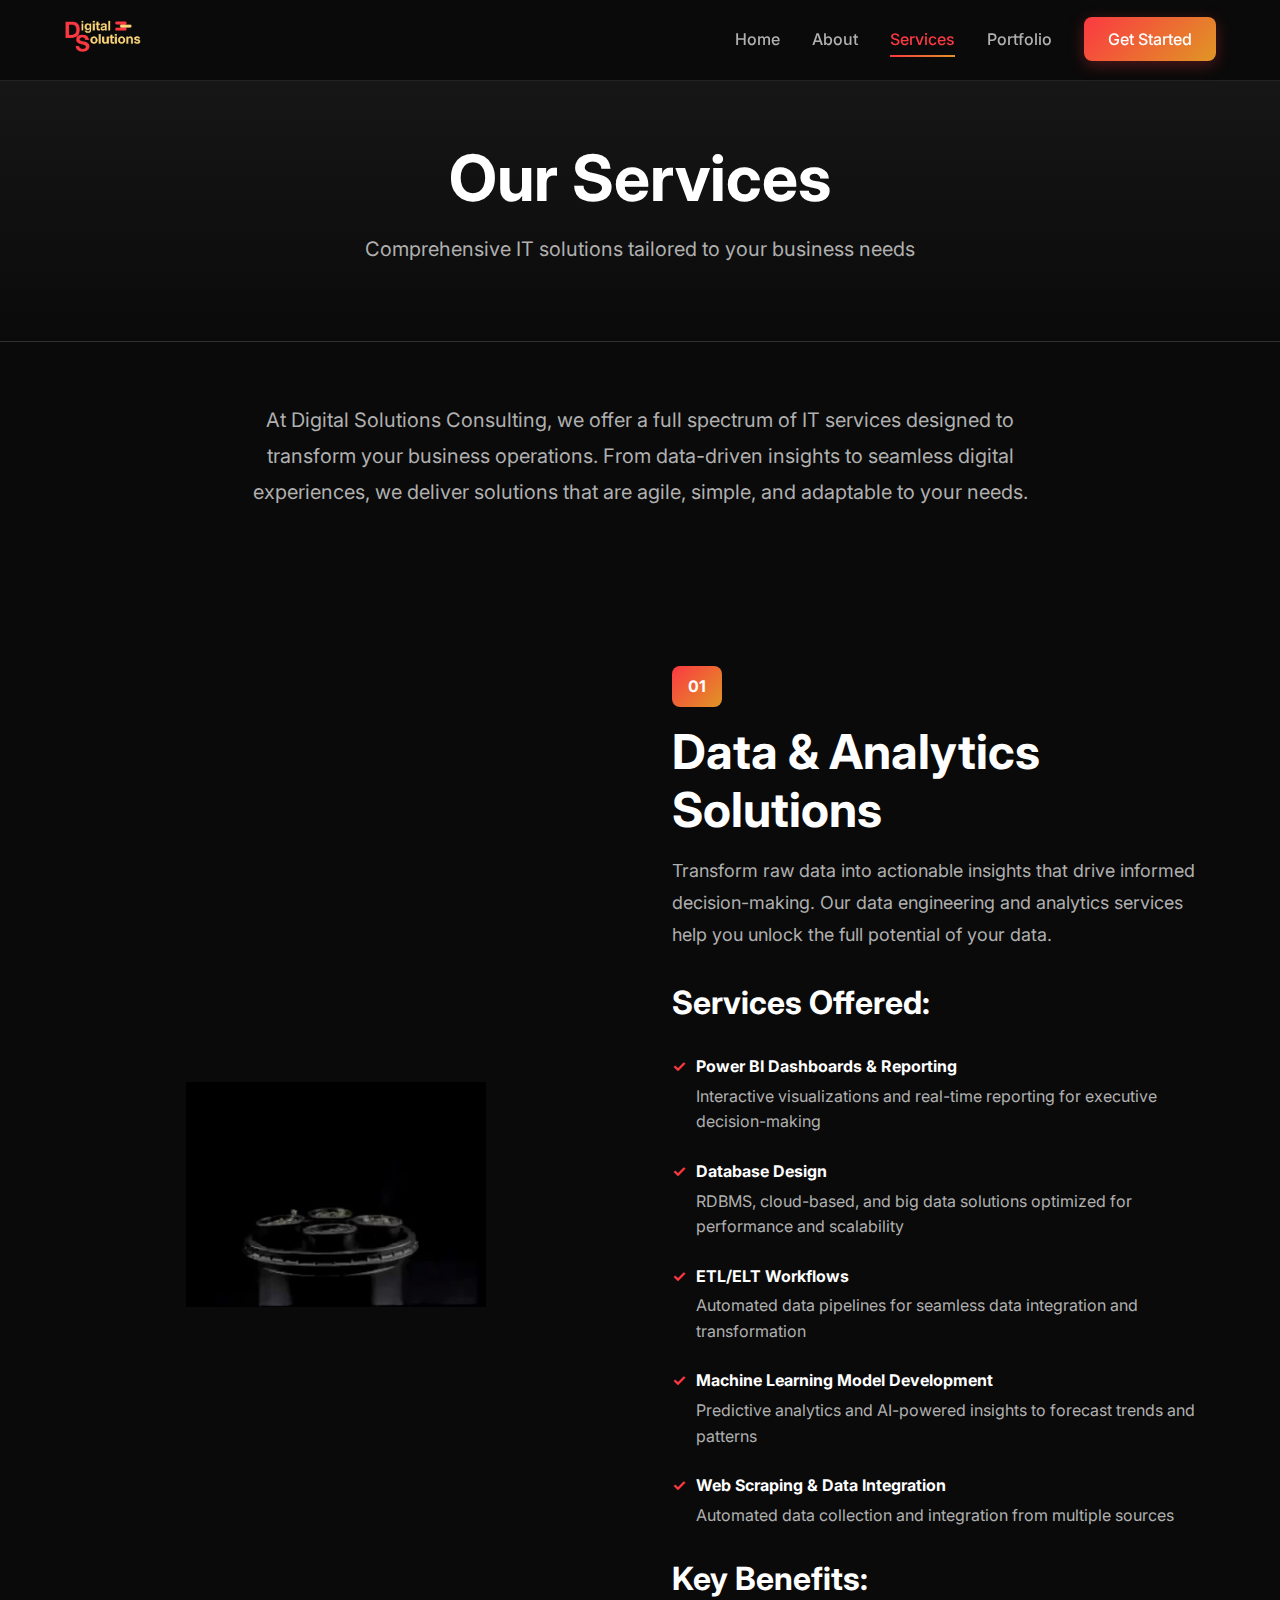
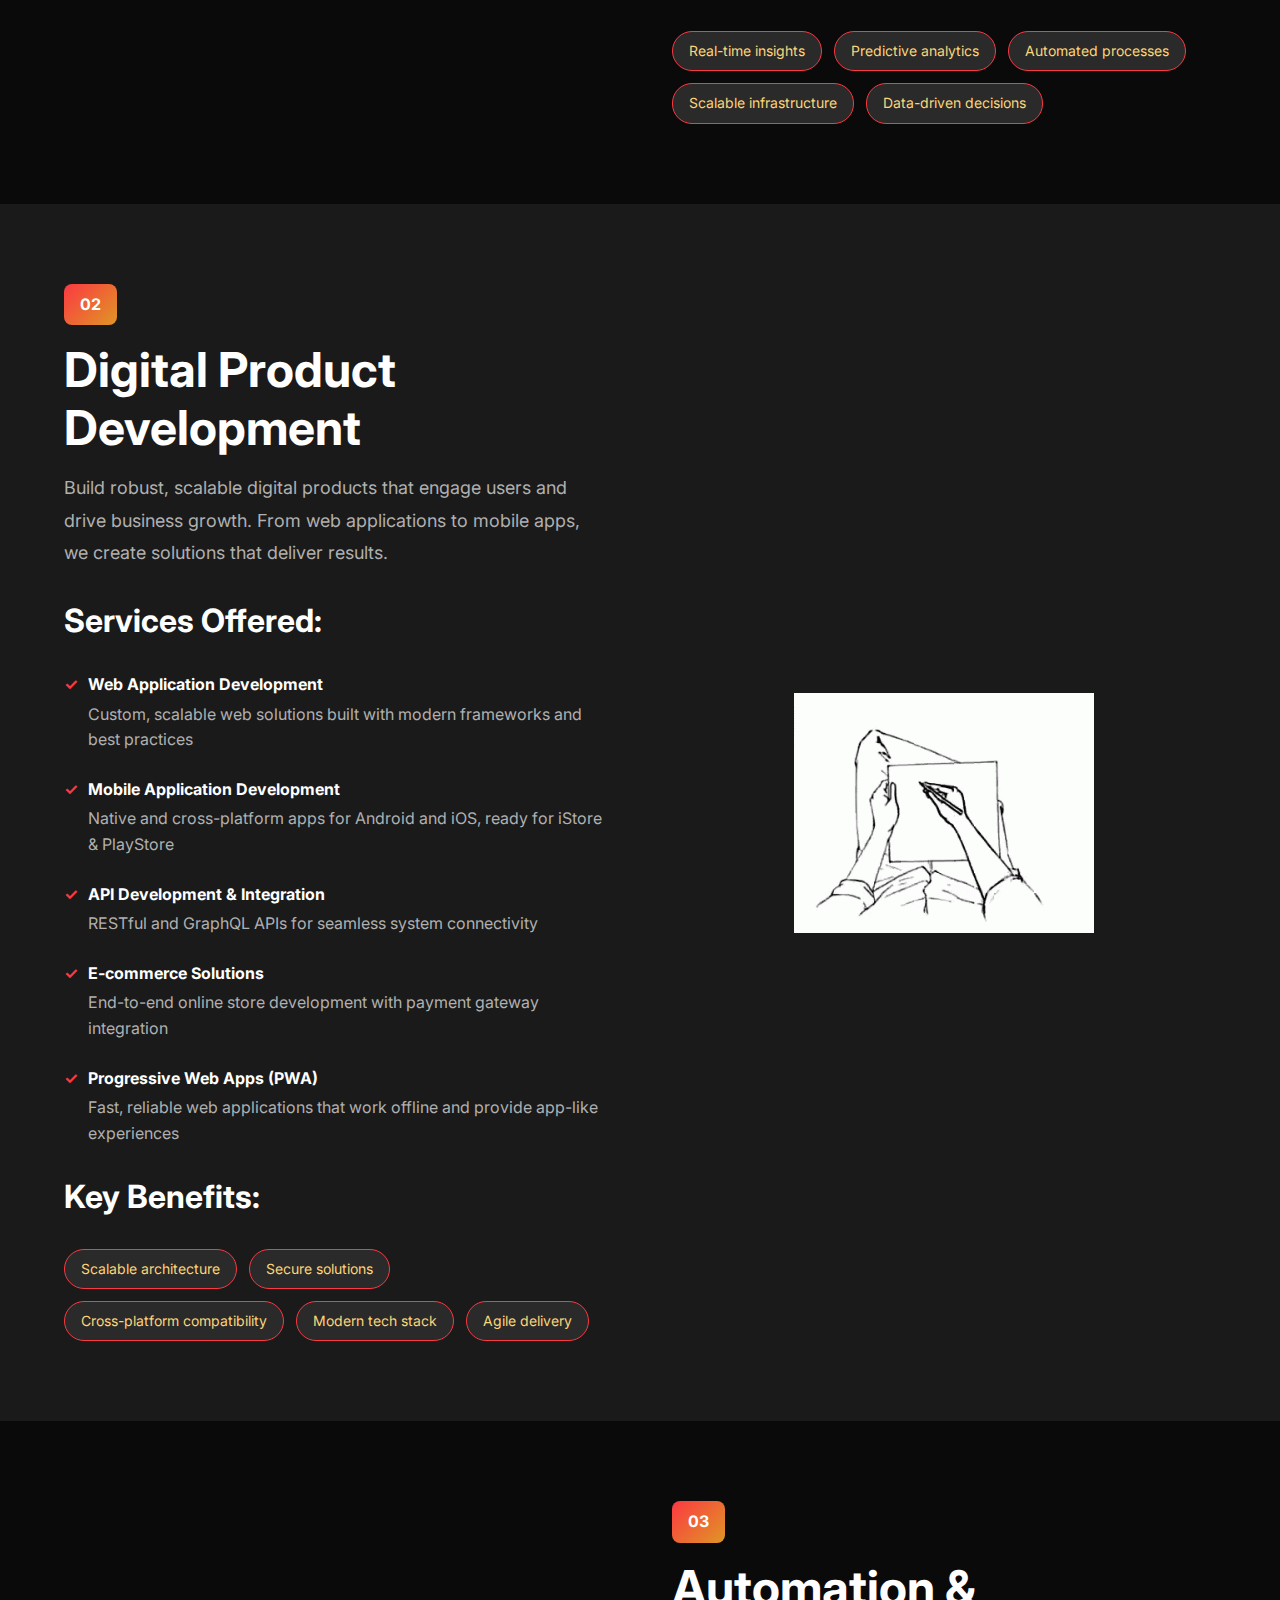
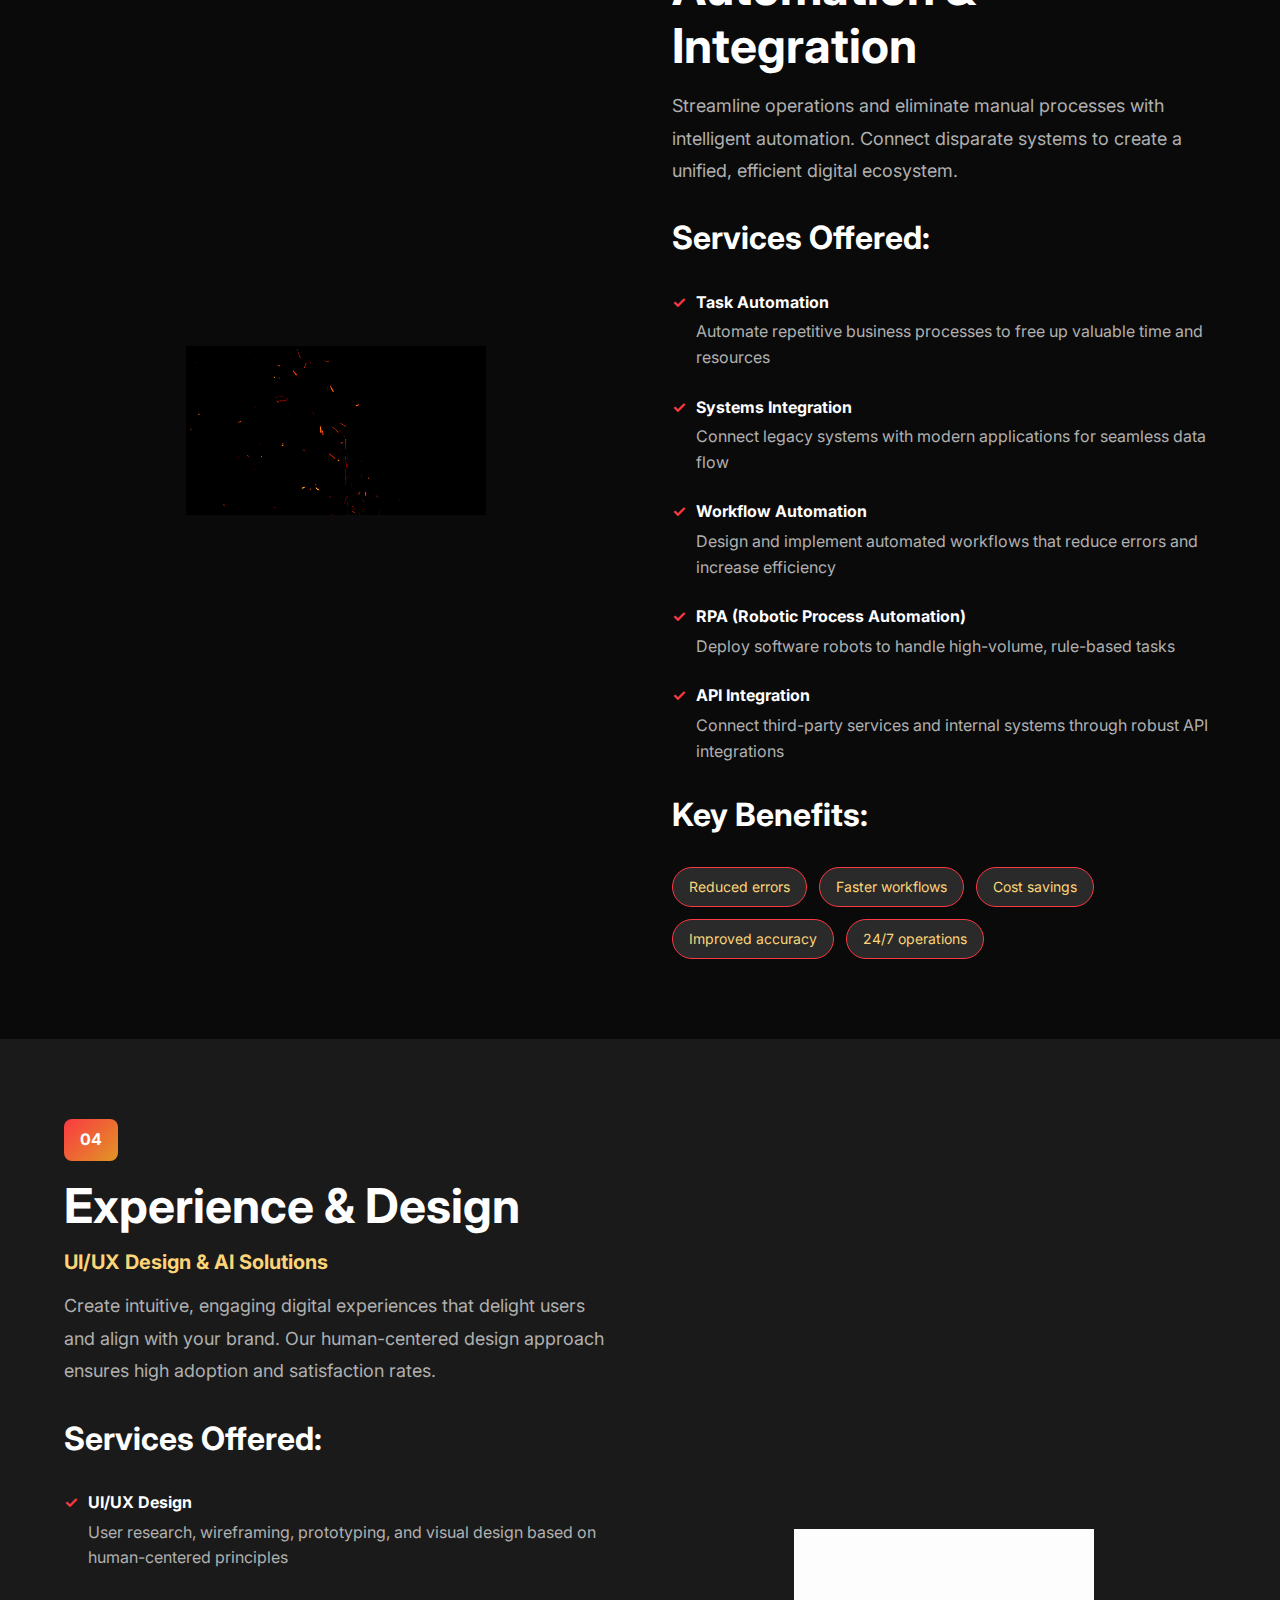
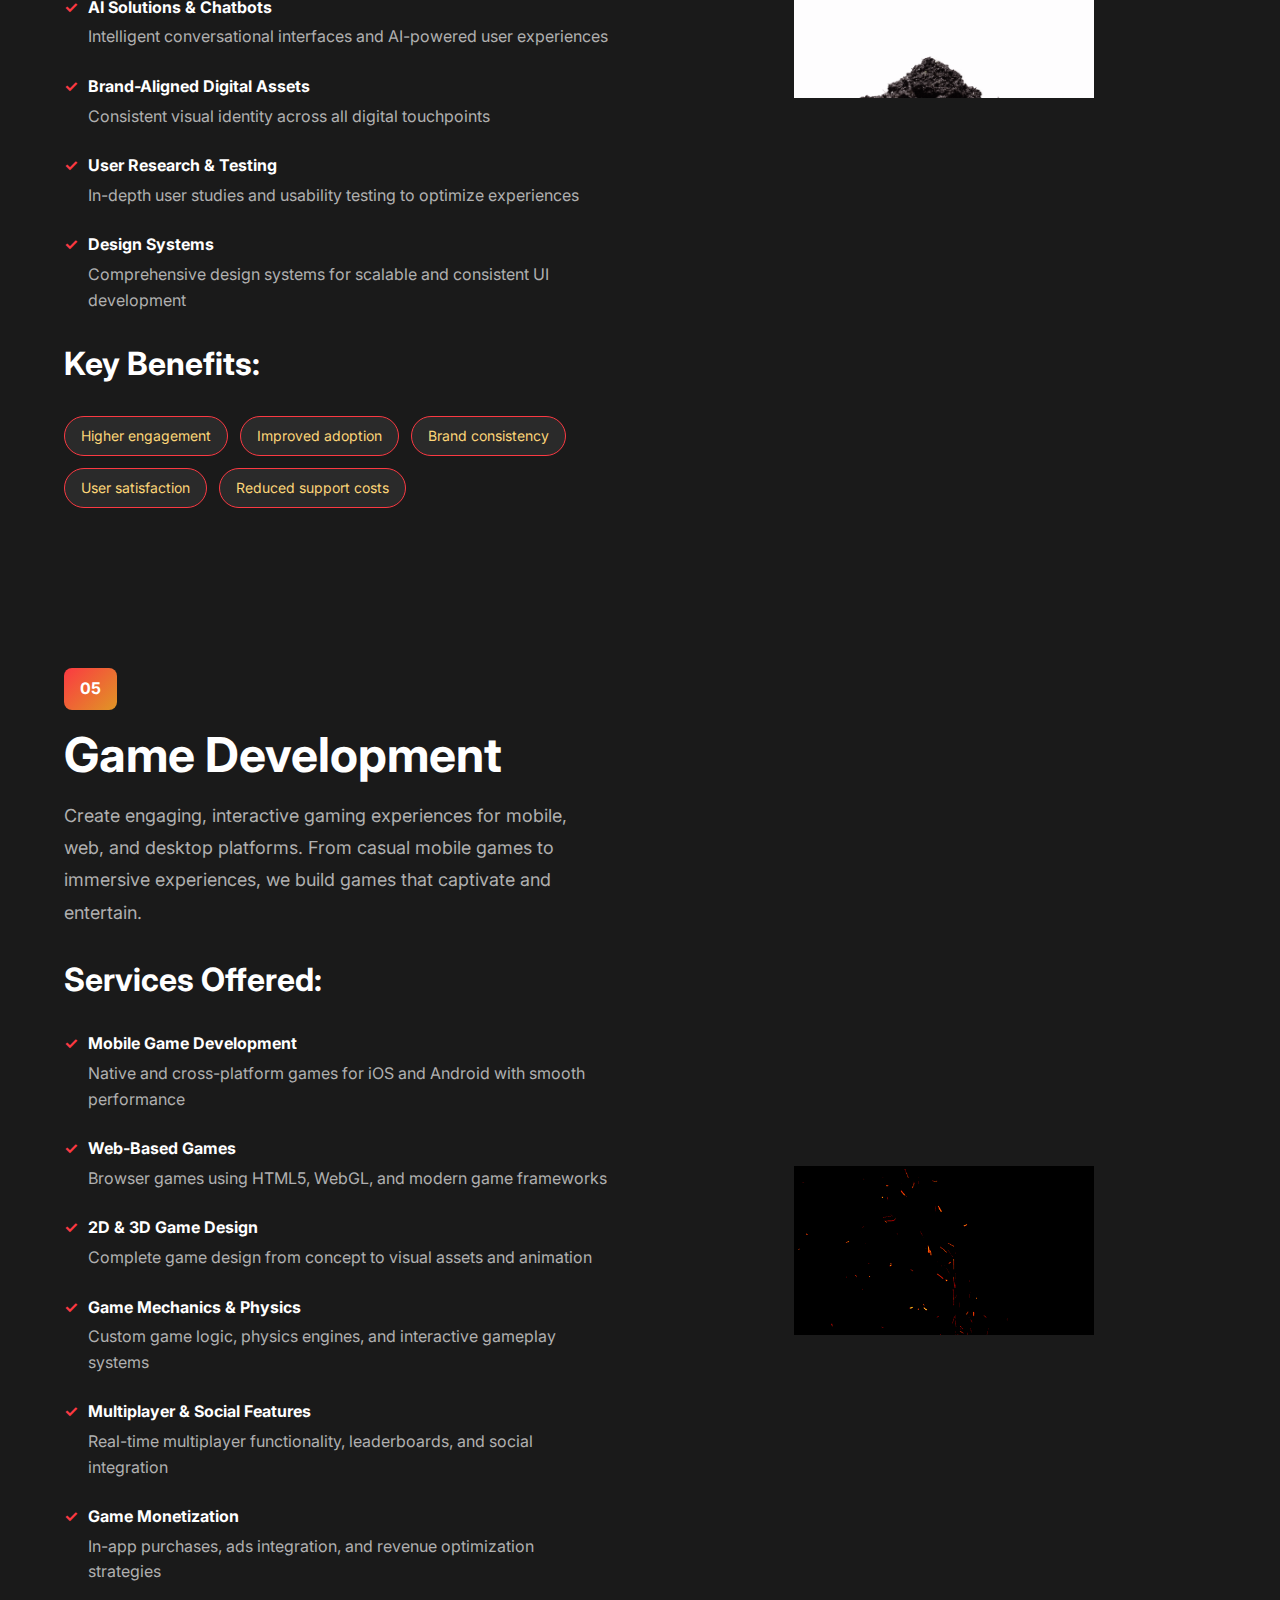
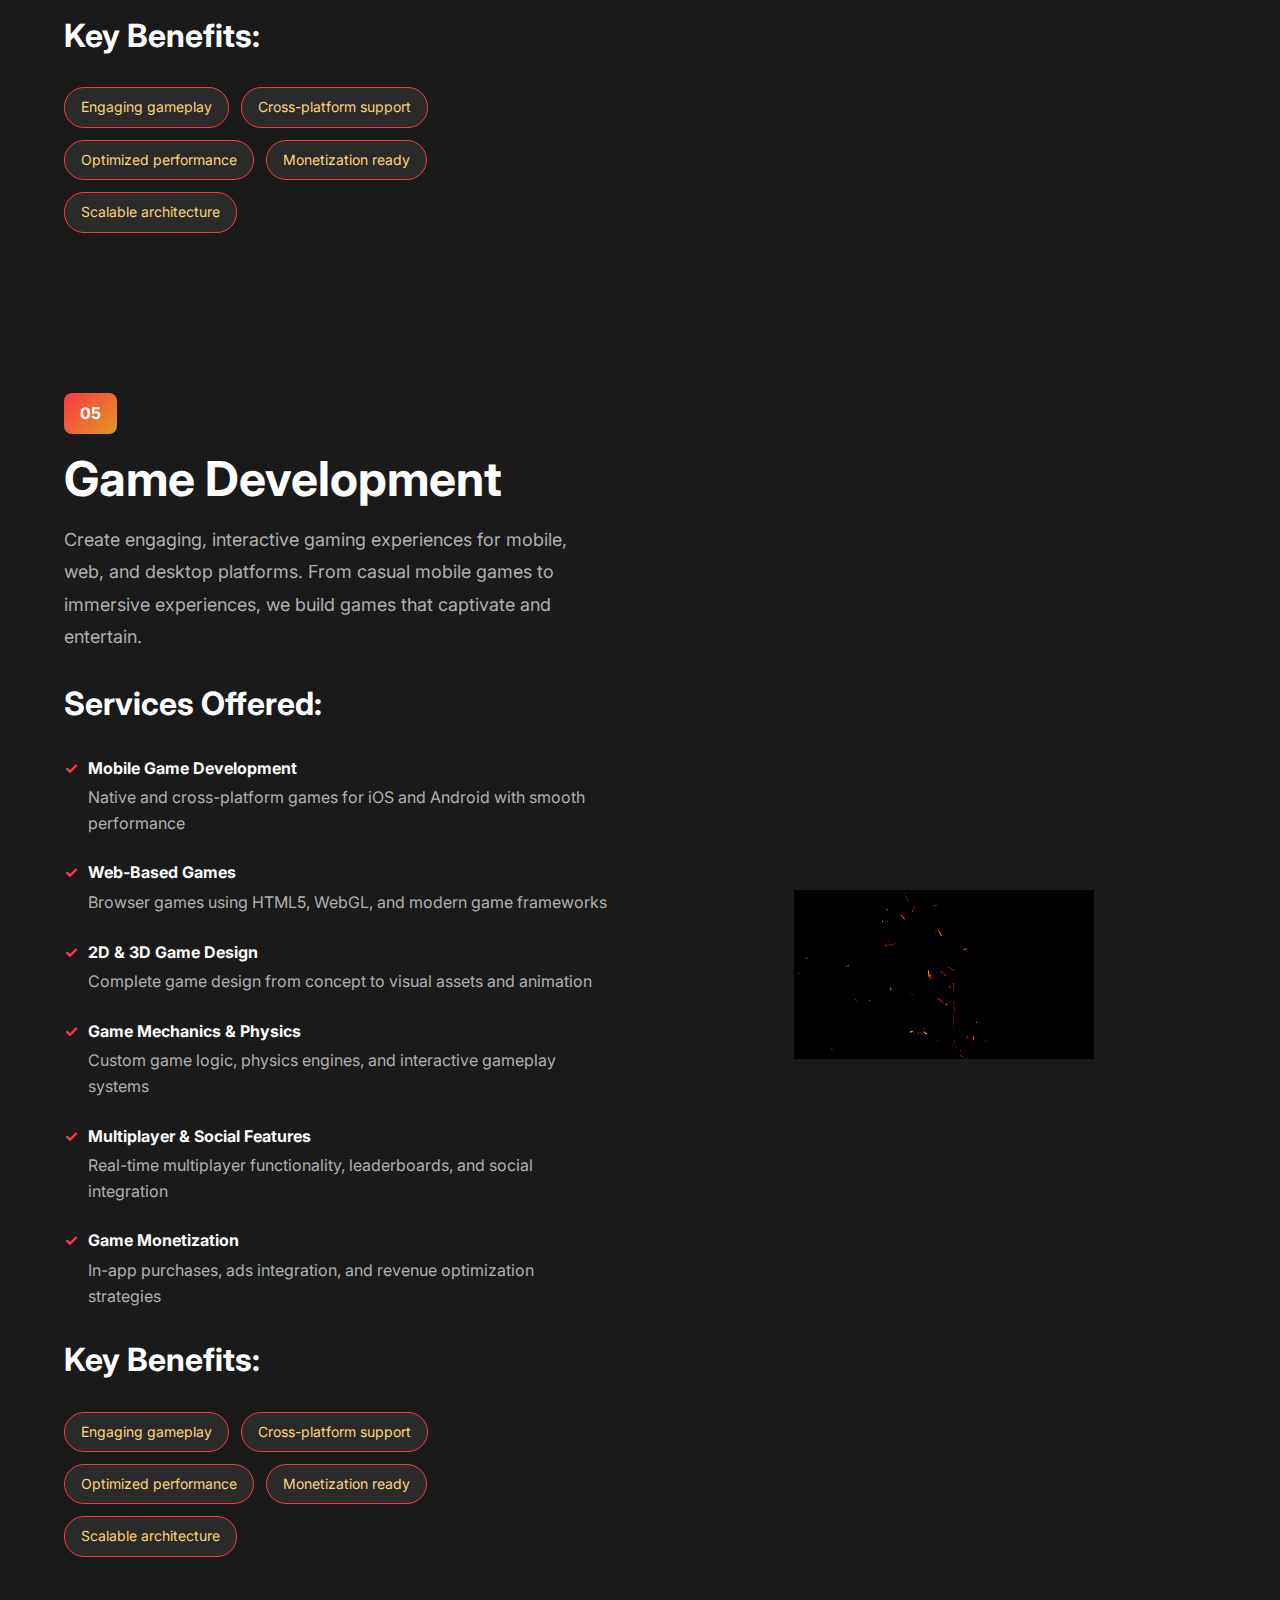
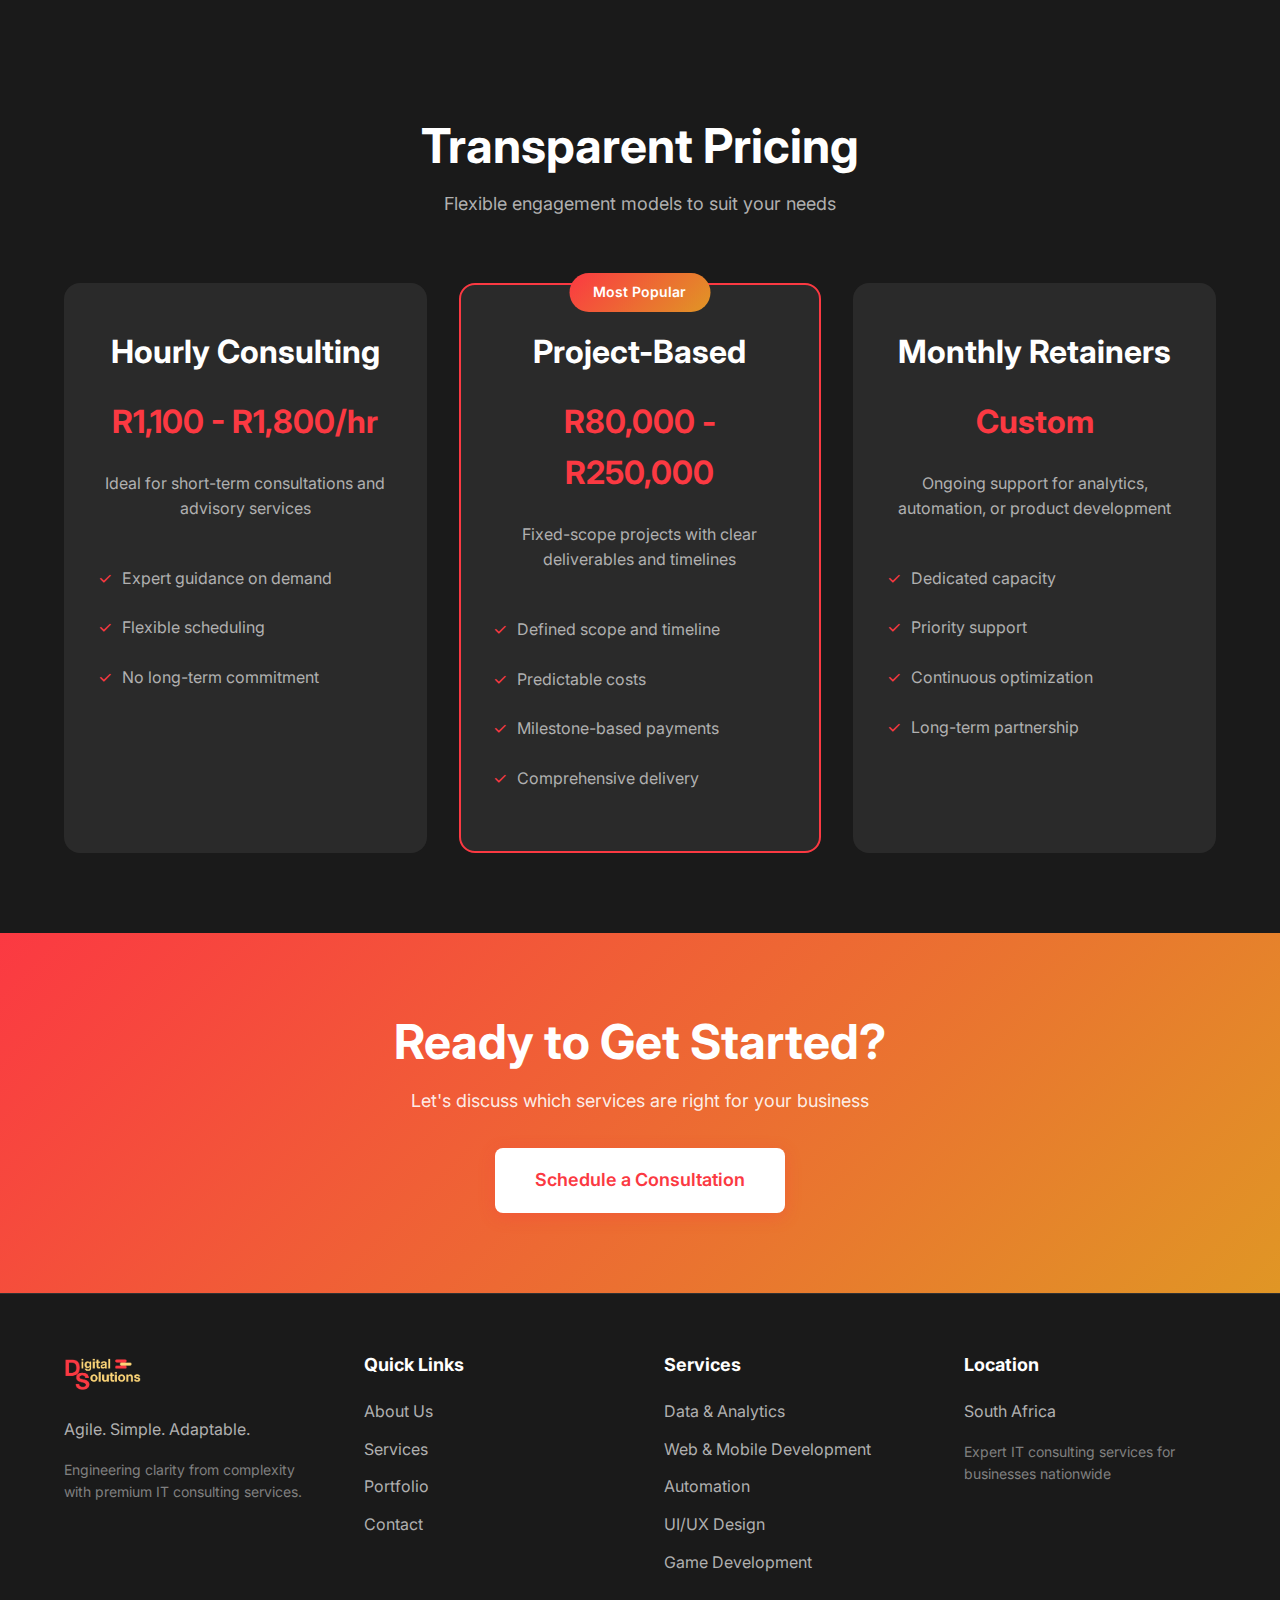
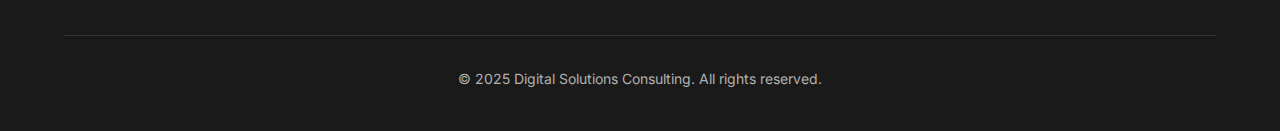
<file: services.html>
<!DOCTYPE html>
<html lang="en">
<head>
    <meta charset="UTF-8">
    <meta name="viewport" content="width=device-width, initial-scale=1.0">
    <meta name="description" content="Digital Solutions Consulting Services - Data Analytics, Web & Mobile Development, Automation, and UI/UX Design solutions.">
    <title>Our Services - Digital Solutions Consulting</title>
    <link rel="stylesheet" href="assets/css/style.css">
    <link rel="preconnect" href="https://fonts.googleapis.com">
    <link rel="preconnect" href="https://fonts.gstatic.com" crossorigin>
    <link href="https://fonts.googleapis.com/css2?family=Inter:wght@300;400;500;600;700;800&display=swap" rel="stylesheet">
</head>
<body>
    <!-- Navigation -->
    <nav class="navbar" id="navbar">
        <div class="container">
            <div class="nav-wrapper">
                <a href="index.html" class="logo">
                    <img src="assets/images/Logo.png" alt="Digital Solutions Consulting Logo">
                </a>
                <button class="mobile-menu-toggle" id="mobileMenuToggle" aria-label="Toggle menu">
                    <span></span>
                    <span></span>
                    <span></span>
                </button>
                <ul class="nav-menu" id="navMenu">
                    <li><a href="index.html" class="nav-link">Home</a></li>
                    <li><a href="about.html" class="nav-link">About</a></li>
                    <li><a href="services.html" class="nav-link active">Services</a></li>
                    <li><a href="portfolio.html" class="nav-link">Portfolio</a></li>
                    <li><a href="contact.html" class="nav-link btn-primary">Get Started</a></li>
                </ul>
            </div>
        </div>
    </nav>

    <!-- Page Header -->
    <section class="page-header">
        <div class="container">
            <h1>Our Services</h1>
            <p>Comprehensive IT solutions tailored to your business needs</p>
        </div>
    </section>

    <!-- Services Introduction -->
    <section class="services-intro">
        <div class="container">
            <div class="intro-content">
                <p class="lead">
                    At Digital Solutions Consulting, we offer a full spectrum of IT services designed to
                    transform your business operations. From data-driven insights to seamless digital experiences,
                    we deliver solutions that are agile, simple, and adaptable to your needs.
                </p>
            </div>
        </div>
    </section>

    <!-- Service Category 1: Data & Analytics -->
    <section class="service-detail" id="data-analytics">
        <div class="container">
            <div class="service-layout">
                <div class="service-visual">
                    <img src="assets/images/germination.gif" alt="Data & Analytics Solutions">
                </div>
                <div class="service-content">
                    <span class="service-badge">01</span>
                    <h2>Data & Analytics Solutions</h2>
                    <p class="service-description">
                        Transform raw data into actionable insights that drive informed decision-making.
                        Our data engineering and analytics services help you unlock the full potential of your data.
                    </p>

                    <h3>Services Offered:</h3>
                    <ul class="service-list">
                        <li>
                            <strong>Power BI Dashboards & Reporting</strong>
                            <p>Interactive visualizations and real-time reporting for executive decision-making</p>
                        </li>
                        <li>
                            <strong>Database Design</strong>
                            <p>RDBMS, cloud-based, and big data solutions optimized for performance and scalability</p>
                        </li>
                        <li>
                            <strong>ETL/ELT Workflows</strong>
                            <p>Automated data pipelines for seamless data integration and transformation</p>
                        </li>
                        <li>
                            <strong>Machine Learning Model Development</strong>
                            <p>Predictive analytics and AI-powered insights to forecast trends and patterns</p>
                        </li>
                        <li>
                            <strong>Web Scraping & Data Integration</strong>
                            <p>Automated data collection and integration from multiple sources</p>
                        </li>
                    </ul>

                    <h3>Key Benefits:</h3>
                    <div class="benefits-tags">
                        <span class="benefit-tag">Real-time insights</span>
                        <span class="benefit-tag">Predictive analytics</span>
                        <span class="benefit-tag">Automated processes</span>
                        <span class="benefit-tag">Scalable infrastructure</span>
                        <span class="benefit-tag">Data-driven decisions</span>
                    </div>
                </div>
            </div>
        </div>
    </section>

    <!-- Service Category 2: Digital Product Development -->
    <section class="service-detail alternate" id="development">
        <div class="container">
            <div class="service-layout">
                <div class="service-content">
                    <span class="service-badge">02</span>
                    <h2>Digital Product Development</h2>
                    <p class="service-description">
                        Build robust, scalable digital products that engage users and drive business growth.
                        From web applications to mobile apps, we create solutions that deliver results.
                    </p>

                    <h3>Services Offered:</h3>
                    <ul class="service-list">
                        <li>
                            <strong>Web Application Development</strong>
                            <p>Custom, scalable web solutions built with modern frameworks and best practices</p>
                        </li>
                        <li>
                            <strong>Mobile Application Development</strong>
                            <p>Native and cross-platform apps for Android and iOS, ready for iStore & PlayStore</p>
                        </li>
                        <li>
                            <strong>API Development & Integration</strong>
                            <p>RESTful and GraphQL APIs for seamless system connectivity</p>
                        </li>
                        <li>
                            <strong>E-commerce Solutions</strong>
                            <p>End-to-end online store development with payment gateway integration</p>
                        </li>
                        <li>
                            <strong>Progressive Web Apps (PWA)</strong>
                            <p>Fast, reliable web applications that work offline and provide app-like experiences</p>
                        </li>
                    </ul>

                    <h3>Key Benefits:</h3>
                    <div class="benefits-tags">
                        <span class="benefit-tag">Scalable architecture</span>
                        <span class="benefit-tag">Secure solutions</span>
                        <span class="benefit-tag">Cross-platform compatibility</span>
                        <span class="benefit-tag">Modern tech stack</span>
                        <span class="benefit-tag">Agile delivery</span>
                    </div>
                </div>
                <div class="service-visual">
                    <img src="assets/images/craft.gif" alt="Digital Product Development">
                </div>
            </div>
        </div>
    </section>

    <!-- Service Category 3: Automation & Integration -->
    <section class="service-detail" id="automation">
        <div class="container">
            <div class="service-layout">
                <div class="service-visual">
                    <img src="assets/images/spark.gif" alt="Automation & Integration">
                </div>
                <div class="service-content">
                    <span class="service-badge">03</span>
                    <h2>Automation & Integration</h2>
                    <p class="service-description">
                        Streamline operations and eliminate manual processes with intelligent automation.
                        Connect disparate systems to create a unified, efficient digital ecosystem.
                    </p>

                    <h3>Services Offered:</h3>
                    <ul class="service-list">
                        <li>
                            <strong>Task Automation</strong>
                            <p>Automate repetitive business processes to free up valuable time and resources</p>
                        </li>
                        <li>
                            <strong>Systems Integration</strong>
                            <p>Connect legacy systems with modern applications for seamless data flow</p>
                        </li>
                        <li>
                            <strong>Workflow Automation</strong>
                            <p>Design and implement automated workflows that reduce errors and increase efficiency</p>
                        </li>
                        <li>
                            <strong>RPA (Robotic Process Automation)</strong>
                            <p>Deploy software robots to handle high-volume, rule-based tasks</p>
                        </li>
                        <li>
                            <strong>API Integration</strong>
                            <p>Connect third-party services and internal systems through robust API integrations</p>
                        </li>
                    </ul>

                    <h3>Key Benefits:</h3>
                    <div class="benefits-tags">
                        <span class="benefit-tag">Reduced errors</span>
                        <span class="benefit-tag">Faster workflows</span>
                        <span class="benefit-tag">Cost savings</span>
                        <span class="benefit-tag">Improved accuracy</span>
                        <span class="benefit-tag">24/7 operations</span>
                    </div>
                </div>
            </div>
        </div>
    </section>

    <!-- Service Category 4: Experience & Design -->
    <section class="service-detail alternate" id="design">
        <div class="container">
            <div class="service-layout">
                <div class="service-content">
                    <span class="service-badge">04</span>
                    <h2>Experience & Design</h2>
                    <h3 class="service-subtitle">UI/UX Design & AI Solutions</h3>
                    <p class="service-description">
                        Create intuitive, engaging digital experiences that delight users and align with your brand.
                        Our human-centered design approach ensures high adoption and satisfaction rates.
                    </p>

                    <h3>Services Offered:</h3>
                    <ul class="service-list">
                        <li>
                            <strong>UI/UX Design</strong>
                            <p>User research, wireframing, prototyping, and visual design based on human-centered principles</p>
                        </li>
                        <li>
                            <strong>AI Solutions & Chatbots</strong>
                            <p>Intelligent conversational interfaces and AI-powered user experiences</p>
                        </li>
                        <li>
                            <strong>Brand-Aligned Digital Assets</strong>
                            <p>Consistent visual identity across all digital touchpoints</p>
                        </li>
                        <li>
                            <strong>User Research & Testing</strong>
                            <p>In-depth user studies and usability testing to optimize experiences</p>
                        </li>
                        <li>
                            <strong>Design Systems</strong>
                            <p>Comprehensive design systems for scalable and consistent UI development</p>
                        </li>
                    </ul>

                    <h3>Key Benefits:</h3>
                    <div class="benefits-tags">
                        <span class="benefit-tag">Higher engagement</span>
                        <span class="benefit-tag">Improved adoption</span>
                        <span class="benefit-tag">Brand consistency</span>
                        <span class="benefit-tag">User satisfaction</span>
                        <span class="benefit-tag">Reduced support costs</span>
                    </div>
                </div>
                <div class="service-visual">
                    <img src="assets/images/growth.gif" alt="Experience & Design">
                </div>
            </div>
        </div>
    </section>


    <!-- Service Category 5: Game Development -->
    <section class="service-detail alternate" id="game-development">
        <div class="container">
            <div class="service-layout">
                <div class="service-content">
                    <span class="service-badge">05</span>
                    <h2>Game Development</h2>
                    <p class="service-description">
                        Create engaging, interactive gaming experiences for mobile, web, and desktop platforms.
                        From casual mobile games to immersive experiences, we build games that captivate and entertain.
                    </p>

                    <h3>Services Offered:</h3>
                    <ul class="service-list">
                        <li>
                            <strong>Mobile Game Development</strong>
                            <p>Native and cross-platform games for iOS and Android with smooth performance</p>
                        </li>
                        <li>
                            <strong>Web-Based Games</strong>
                            <p>Browser games using HTML5, WebGL, and modern game frameworks</p>
                        </li>
                        <li>
                            <strong>2D & 3D Game Design</strong>
                            <p>Complete game design from concept to visual assets and animation</p>
                        </li>
                        <li>
                            <strong>Game Mechanics & Physics</strong>
                            <p>Custom game logic, physics engines, and interactive gameplay systems</p>
                        </li>
                        <li>
                            <strong>Multiplayer & Social Features</strong>
                            <p>Real-time multiplayer functionality, leaderboards, and social integration</p>
                        </li>
                        <li>
                            <strong>Game Monetization</strong>
                            <p>In-app purchases, ads integration, and revenue optimization strategies</p>
                        </li>
                    </ul>

                    <h3>Key Benefits:</h3>
                    <div class="benefits-tags">
                        <span class="benefit-tag">Engaging gameplay</span>
                        <span class="benefit-tag">Cross-platform support</span>
                        <span class="benefit-tag">Optimized performance</span>
                        <span class="benefit-tag">Monetization ready</span>
                        <span class="benefit-tag">Scalable architecture</span>
                    </div>
                </div>
                <div class="service-visual">
                    <img src="assets/images/spark.gif" alt="Game Development">
                </div>
            </div>
        </div>
    </section>
    <!-- Pricing Overview -->

    <!-- Service Category 5: Game Development -->
    <section class="service-detail alternate" id="game-development">
        <div class="container">
            <div class="service-layout">
                <div class="service-content">
                    <span class="service-badge">05</span>
                    <h2>Game Development</h2>
                    <p class="service-description">
                        Create engaging, interactive gaming experiences for mobile, web, and desktop platforms.
                        From casual mobile games to immersive experiences, we build games that captivate and entertain.
                    </p>

                    <h3>Services Offered:</h3>
                    <ul class="service-list">
                        <li>
                            <strong>Mobile Game Development</strong>
                            <p>Native and cross-platform games for iOS and Android with smooth performance</p>
                        </li>
                        <li>
                            <strong>Web-Based Games</strong>
                            <p>Browser games using HTML5, WebGL, and modern game frameworks</p>
                        </li>
                        <li>
                            <strong>2D & 3D Game Design</strong>
                            <p>Complete game design from concept to visual assets and animation</p>
                        </li>
                        <li>
                            <strong>Game Mechanics & Physics</strong>
                            <p>Custom game logic, physics engines, and interactive gameplay systems</p>
                        </li>
                        <li>
                            <strong>Multiplayer & Social Features</strong>
                            <p>Real-time multiplayer functionality, leaderboards, and social integration</p>
                        </li>
                        <li>
                            <strong>Game Monetization</strong>
                            <p>In-app purchases, ads integration, and revenue optimization strategies</p>
                        </li>
                    </ul>

                    <h3>Key Benefits:</h3>
                    <div class="benefits-tags">
                        <span class="benefit-tag">Engaging gameplay</span>
                        <span class="benefit-tag">Cross-platform support</span>
                        <span class="benefit-tag">Optimized performance</span>
                        <span class="benefit-tag">Monetization ready</span>
                        <span class="benefit-tag">Scalable architecture</span>
                    </div>
                </div>
                <div class="service-visual">
                    <img src="assets/images/spark.gif" alt="Game Development">
                </div>
            </div>
        </div>
    </section>
    <section class="pricing-section">
        <div class="container">
            <div class="section-header">
                <h2>Transparent Pricing</h2>
                <p>Flexible engagement models to suit your needs</p>
            </div>
            <div class="pricing-grid">
                <div class="pricing-card">
                    <h3>Hourly Consulting</h3>
                    <div class="price-range">R1,100 - R1,800/hr</div>
                    <p>Ideal for short-term consultations and advisory services</p>
                    <ul class="pricing-features">
                        <li>Expert guidance on demand</li>
                        <li>Flexible scheduling</li>
                        <li>No long-term commitment</li>
                    </ul>
                </div>
                <div class="pricing-card featured">
                    <span class="popular-badge">Most Popular</span>
                    <h3>Project-Based</h3>
                    <div class="price-range">R80,000 - R250,000</div>
                    <p>Fixed-scope projects with clear deliverables and timelines</p>
                    <ul class="pricing-features">
                        <li>Defined scope and timeline</li>
                        <li>Predictable costs</li>
                        <li>Milestone-based payments</li>
                        <li>Comprehensive delivery</li>
                    </ul>
                </div>
                <div class="pricing-card">
                    <h3>Monthly Retainers</h3>
                    <div class="price-range">Custom</div>
                    <p>Ongoing support for analytics, automation, or product development</p>
                    <ul class="pricing-features">
                        <li>Dedicated capacity</li>
                        <li>Priority support</li>
                        <li>Continuous optimization</li>
                        <li>Long-term partnership</li>
                    </ul>
                </div>
            </div>
        </div>
    </section>

    <!-- CTA Section -->
    <section class="cta">
        <div class="container">
            <div class="cta-content">
                <h2>Ready to Get Started?</h2>
                <p>Let's discuss which services are right for your business</p>
                <a href="contact.html" class="btn btn-primary btn-large">Schedule a Consultation</a>
            </div>
        </div>
    </section>

    <!-- Footer -->
    <footer class="footer">
        <div class="container">
            <div class="footer-content">
                <div class="footer-column">
                    <img src="assets/images/Logo.png" alt="Digital Solutions Consulting" class="footer-logo">
                    <p>Agile. Simple. Adaptable.</p>
                    <p class="footer-description">
                        Engineering clarity from complexity with premium IT consulting services.
                    </p>
                </div>
                <div class="footer-column">
                    <h4>Quick Links</h4>
                    <ul>
                        <li><a href="about.html">About Us</a></li>
                        <li><a href="services.html">Services</a></li>
                        <li><a href="portfolio.html">Portfolio</a></li>
                        <li><a href="contact.html">Contact</a></li>
                    </ul>
                </div>
                <div class="footer-column">
                    <h4>Services</h4>
                    <ul>
                        <li><a href="services.html#data-analytics">Data & Analytics</a></li>
                        <li><a href="services.html#development">Web & Mobile Development</a></li>
                        <li><a href="services.html#automation">Automation</a></li>
                        <li><a href="services.html#design">UI/UX Design</a></li>
                        <li><a href="services.html#game-development">Game Development</a></li>
                    </ul>
                </div>
                <div class="footer-column">
                    <h4>Location</h4>
                    <p>South Africa</p>
                    <p class="footer-contact">Expert IT consulting services for businesses nationwide</p>
                </div>
            </div>
            <div class="footer-bottom">
                <p>&copy; 2025 Digital Solutions Consulting. All rights reserved.</p>
            </div>
        </div>
    </footer>

    <script src="assets/js/main.js"></script>
</body>
</html>
</file>
<file: assets/css/style.css>
/* ===================================
   Digital Solutions Consulting
   Main Stylesheet
   Brand Colors:
   - Primary Red: rgb(251, 57, 66)
   - Secondary Gold: rgb(252, 213, 120)
   =================================== */

/* === RESET & BASE === */
* {
    margin: 0;
    padding: 0;
    box-sizing: border-box;
}

:root {
    --primary-red: rgb(251, 57, 66);
    --secondary-gold: rgb(252, 213, 120);
    --dark-gold: rgb(224, 150, 37);
    --dark-bg: #0a0a0a;
    --dark-bg-secondary: #1a1a1a;
    --dark-bg-tertiary: #2a2a2a;
    --text-primary: #ffffff;
    --text-secondary: #b0b0b0;
    --text-tertiary: #808080;
    --gradient: linear-gradient(135deg, var(--primary-red), var(--dark-gold));
    --shadow-sm: 0 2px 8px rgba(0, 0, 0, 0.1);
    --shadow-md: 0 4px 16px rgba(0, 0, 0, 0.15);
    --shadow-lg: 0 8px 32px rgba(0, 0, 0, 0.2);
    --transition: all 0.3s ease;
}

html {
    scroll-behavior: smooth;
}

body {
    font-family: 'Inter', -apple-system, BlinkMacSystemFont, 'Segoe UI', Roboto, 'Helvetica Neue', Arial, sans-serif;
    background-color: var(--dark-bg);
    color: var(--text-primary);
    line-height: 1.6;
    font-size: 16px;
    overflow-x: hidden;
}

.container {
    max-width: 1200px;
    margin: 0 auto;
    padding: 0 24px;
}

.hidden {
    display: none !important;
}

/* === TYPOGRAPHY === */
h1, h2, h3, h4, h5, h6 {
    font-weight: 700;
    line-height: 1.2;
    margin-bottom: 1rem;
}

h1 {
    font-size: clamp(2.5rem, 5vw, 4rem);
}

h2 {
    font-size: clamp(2rem, 4vw, 3rem);
}

h3 {
    font-size: clamp(1.5rem, 3vw, 2rem);
}

p {
    margin-bottom: 1rem;
    color: var(--text-secondary);
}

.lead {
    font-size: 1.25rem;
    line-height: 1.8;
    color: var(--text-secondary);
}

.gradient-text {
    background: var(--gradient);
    -webkit-background-clip: text;
    -webkit-text-fill-color: transparent;
    background-clip: text;
}

/* === NAVIGATION === */
.navbar {
    position: fixed;
    top: 0;
    left: 0;
    right: 0;
    background-color: rgba(10, 10, 10, 0.95);
    backdrop-filter: blur(10px);
    z-index: 1000;
    padding: 1rem 0;
    border-bottom: 1px solid rgba(255, 255, 255, 0.1);
    transition: var(--transition);
}

.navbar.scrolled {
    box-shadow: var(--shadow-md);
}

.nav-wrapper {
    display: flex;
    justify-content: space-between;
    align-items: center;
}

.logo img {
    height: 40px;
    width: auto;
}

.nav-menu {
    display: flex;
    list-style: none;
    gap: 2rem;
    align-items: center;
}

.nav-link {
    color: var(--text-secondary);
    text-decoration: none;
    font-weight: 500;
    transition: var(--transition);
    padding: 0.5rem 0;
    position: relative;
}

.nav-link:hover,
.nav-link.active {
    color: var(--primary-red);
}

.nav-link::after {
    content: '';
    position: absolute;
    bottom: 0;
    left: 0;
    width: 0;
    height: 2px;
    background: var(--gradient);
    transition: width 0.3s ease;
}

.nav-link:hover::after,
.nav-link.active::after {
    width: 100%;
}

.nav-link.btn-primary {
    background: var(--gradient);
    padding: 0.75rem 1.5rem;
    border-radius: 8px;
    color: var(--text-primary);
}

.nav-link.btn-primary::after {
    display: none;
}

.mobile-menu-toggle {
    display: none;
    flex-direction: column;
    gap: 4px;
    background: none;
    border: none;
    cursor: pointer;
    padding: 8px;
}

.mobile-menu-toggle span {
    width: 24px;
    height: 2px;
    background-color: var(--text-primary);
    transition: var(--transition);
}

/* === BUTTONS === */
.btn {
    display: inline-block;
    padding: 0.875rem 2rem;
    border-radius: 8px;
    text-decoration: none;
    font-weight: 600;
    transition: var(--transition);
    cursor: pointer;
    border: none;
    font-size: 1rem;
}

.btn-primary {
    background: var(--gradient);
    color: var(--text-primary);
    box-shadow: 0 4px 16px rgba(251, 57, 66, 0.3);
}

.btn-primary:hover {
    transform: translateY(-2px);
    box-shadow: 0 6px 24px rgba(251, 57, 66, 0.4);
}

.btn-secondary {
    background: transparent;
    color: var(--text-primary);
    border: 2px solid var(--primary-red);
}

.btn-secondary:hover {
    background: var(--primary-red);
    transform: translateY(-2px);
}

.btn-large {
    padding: 1.125rem 2.5rem;
    font-size: 1.125rem;
}

/* === HERO SECTION === */
.hero {
    min-height: 100vh;
    display: flex;
    align-items: center;
    justify-content: center;
    position: relative;
    overflow: hidden;
    padding: 120px 0 80px;
}

.hero-background {
    position: absolute;
    top: 0;
    left: 0;
    right: 0;
    bottom: 0;
    z-index: -1;
}

.hero-bg-image {
    width: 100%;
    height: 100%;
    object-fit: cover;
    opacity: 0.3;
}

.hero-content {
    text-align: center;
    max-width: 900px;
    margin: 0 auto;
}

.hero-title {
    margin-bottom: 1rem;
    animation: fadeInUp 0.8s ease;
}

.hero-subtitle {
    font-size: 1.5rem;
    color: var(--secondary-gold);
    font-weight: 600;
    margin-bottom: 1.5rem;
    animation: fadeInUp 0.8s ease 0.2s both;
}

.hero-description {
    font-size: 1.125rem;
    line-height: 1.8;
    color: var(--text-secondary);
    margin-bottom: 2.5rem;
    animation: fadeInUp 0.8s ease 0.4s both;
}

.hero-cta {
    display: flex;
    gap: 1rem;
    justify-content: center;
    flex-wrap: wrap;
    animation: fadeInUp 0.8s ease 0.6s both;
}

.scroll-indicator {
    position: absolute;
    bottom: 40px;
    left: 50%;
    transform: translateX(-50%);
    animation: bounce 2s infinite;
}

.scroll-indicator span {
    display: block;
    width: 24px;
    height: 36px;
    border: 2px solid var(--primary-red);
    border-radius: 16px;
    position: relative;
}

.scroll-indicator span::before {
    content: '';
    position: absolute;
    top: 8px;
    left: 50%;
    transform: translateX(-50%);
    width: 4px;
    height: 8px;
    background: var(--primary-red);
    border-radius: 2px;
    animation: scroll 2s infinite;
}

/* === SECTIONS === */
section {
    padding: 80px 0;
}

.section-header {
    text-align: center;
    margin-bottom: 4rem;
}

.section-header h2 {
    margin-bottom: 1rem;
}

.section-header p {
    font-size: 1.125rem;
    color: var(--text-secondary);
}

/* === PAGE HEADER === */
.page-header {
    padding: 140px 0 60px;
    text-align: center;
    background: linear-gradient(180deg, var(--dark-bg-secondary) 0%, var(--dark-bg) 100%);
    border-bottom: 1px solid rgba(255, 255, 255, 0.1);
}

.page-header h1 {
    margin-bottom: 1rem;
}

.page-header p {
    font-size: 1.25rem;
    color: var(--text-secondary);
}

/* === SERVICES PREVIEW === */
.services-preview {
    background: var(--dark-bg-secondary);
}

.services-grid {
    display: grid;
    grid-template-columns: repeat(auto-fit, minmax(280px, 1fr));
    gap: 2rem;
}

.service-card {
    background: var(--dark-bg-tertiary);
    padding: 2.5rem;
    border-radius: 16px;
    transition: var(--transition);
    border: 1px solid transparent;
}

.service-card:hover {
    transform: translateY(-8px);
    border-color: var(--primary-red);
    box-shadow: 0 8px 32px rgba(251, 57, 66, 0.2);
}

.service-icon {
    width: 80px;
    height: 80px;
    margin-bottom: 1.5rem;
}

.service-icon img {
    width: 100%;
    height: 100%;
    object-fit: contain;
}

.service-card h3 {
    color: var(--text-primary);
    margin-bottom: 1rem;
}

.service-card h4 {
    color: var(--secondary-gold);
    font-size: 1rem;
    margin-bottom: 0.5rem;
}

.service-card p {
    color: var(--text-secondary);
    margin-bottom: 1.5rem;
}

.service-link {
    color: var(--primary-red);
    text-decoration: none;
    font-weight: 600;
    transition: var(--transition);
}

.service-link:hover {
    color: var(--secondary-gold);
}

/* === 4D FRAMEWORK === */
.framework {
    background: var(--dark-bg);
}

.framework-grid {
    display: grid;
    grid-template-columns: repeat(auto-fit, minmax(250px, 1fr));
    gap: 2rem;
}

.framework-step {
    text-align: center;
    padding: 2rem;
    background: var(--dark-bg-secondary);
    border-radius: 16px;
    border: 2px solid transparent;
    transition: var(--transition);
}

.framework-step:hover {
    border-color: var(--primary-red);
}

.step-number {
    font-size: 3rem;
    font-weight: 800;
    background: var(--gradient);
    -webkit-background-clip: text;
    -webkit-text-fill-color: transparent;
    background-clip: text;
    margin-bottom: 1rem;
}

.framework-step h3 {
    margin-bottom: 1rem;
}

/* === WHY CHOOSE === */
.why-choose {
    background: var(--dark-bg-secondary);
}

.why-choose-content {
    max-width: 900px;
    margin: 0 auto;
}

.why-choose h2 {
    text-align: center;
    margin-bottom: 3rem;
}

.benefits-list {
    list-style: none;
    display: flex;
    flex-direction: column;
    gap: 2rem;
}

.benefits-list li {
    display: flex;
    gap: 1.5rem;
    align-items: flex-start;
}

.benefit-icon {
    flex-shrink: 0;
    width: 32px;
    height: 32px;
    background: var(--gradient);
    border-radius: 50%;
    display: flex;
    align-items: center;
    justify-content: center;
    font-weight: 700;
    color: white;
}

.benefits-list strong {
    color: var(--text-primary);
    font-size: 1.125rem;
    display: block;
    margin-bottom: 0.5rem;
}

.benefits-list p {
    color: var(--text-secondary);
    margin: 0;
}

/* === CTA SECTION === */
.cta {
    background: var(--gradient);
    text-align: center;
    padding: 80px 0;
}

.cta-content h2 {
    color: white;
    margin-bottom: 1rem;
}

.cta-content p {
    color: rgba(255, 255, 255, 0.9);
    font-size: 1.125rem;
    margin-bottom: 2rem;
}

.cta .btn-primary {
    background: white;
    color: var(--primary-red);
}

.cta .btn-primary:hover {
    background: var(--dark-bg-tertiary);
    color: white;
}

/* === FOOTER === */
.footer {
    background: var(--dark-bg-secondary);
    padding: 60px 0 24px;
    border-top: 1px solid rgba(255, 255, 255, 0.1);
}

.footer-content {
    display: grid;
    grid-template-columns: repeat(auto-fit, minmax(250px, 1fr));
    gap: 3rem;
    margin-bottom: 3rem;
}

.footer-logo {
    height: 40px;
    margin-bottom: 1rem;
}

.footer-column h4 {
    color: var(--text-primary);
    margin-bottom: 1.5rem;
    font-size: 1.125rem;
}

.footer-column ul {
    list-style: none;
}

.footer-column ul li {
    margin-bottom: 0.75rem;
}

.footer-column a {
    color: var(--text-secondary);
    text-decoration: none;
    transition: var(--transition);
}

.footer-column a:hover {
    color: var(--primary-red);
}

.footer-description,
.footer-contact {
    font-size: 0.875rem;
    color: var(--text-tertiary);
}

.footer-bottom {
    text-align: center;
    padding-top: 2rem;
    border-top: 1px solid rgba(255, 255, 255, 0.1);
    color: var(--text-tertiary);
    font-size: 0.875rem;
}

/* === ABOUT PAGE === */
.about-intro {
    padding: 80px 0;
}

.about-grid {
    display: grid;
    grid-template-columns: 1fr 1fr;
    gap: 4rem;
    align-items: center;
}

.about-visual {
    width: 100%;
    border-radius: 16px;
    opacity: 0.6;
}

.vision-mission {
    background: var(--dark-bg-secondary);
}

.vm-grid {
    display: grid;
    grid-template-columns: repeat(auto-fit, minmax(400px, 1fr));
    gap: 3rem;
}

.vm-card {
    background: var(--dark-bg-tertiary);
    padding: 3rem;
    border-radius: 16px;
    text-align: center;
}

.vm-icon {
    font-size: 4rem;
    margin-bottom: 1.5rem;
}

.values {
    background: var(--dark-bg);
}

.values-grid {
    display: grid;
    grid-template-columns: repeat(auto-fit, minmax(280px, 1fr));
    gap: 2rem;
}

.value-card {
    background: var(--dark-bg-secondary);
    padding: 2.5rem;
    border-radius: 16px;
    border: 1px solid transparent;
    transition: var(--transition);
}

.value-card:hover {
    border-color: var(--primary-red);
}

.value-number {
    font-size: 1.5rem;
    color: var(--primary-red);
    font-weight: 700;
    margin-bottom: 1rem;
}

.founder {
    background: var(--dark-bg-secondary);
}

.founder-card {
    background: var(--dark-bg-tertiary);
    padding: 3rem;
    border-radius: 16px;
    max-width: 900px;
    margin: 0 auto;
}

.founder-title {
    color: var(--secondary-gold);
    font-size: 1.125rem;
    margin-bottom: 1.5rem;
}

.expertise-list,
.projects-list {
    list-style: none;
    padding-left: 0;
    margin: 1rem 0;
}

.expertise-list li,
.projects-list li {
    padding: 0.5rem 0;
    padding-left: 1.5rem;
    position: relative;
    color: var(--text-secondary);
}

.expertise-list li::before,
.projects-list li::before {
    content: '→';
    position: absolute;
    left: 0;
    color: var(--primary-red);
}

.advantages {
    background: var(--dark-bg);
}

.advantages-grid {
    display: grid;
    grid-template-columns: repeat(auto-fit, minmax(300px, 1fr));
    gap: 2rem;
}

.advantage-card {
    background: var(--dark-bg-secondary);
    padding: 2rem;
    border-radius: 16px;
    border-left: 4px solid var(--primary-red);
}

/* === SERVICES PAGE === */
.services-intro {
    padding: 60px 0;
    text-align: center;
}

.intro-content {
    max-width: 800px;
    margin: 0 auto;
}

.service-detail {
    padding: 80px 0;
}

.service-detail.alternate {
    background: var(--dark-bg-secondary);
}

.service-layout {
    display: grid;
    grid-template-columns: 1fr 1fr;
    gap: 4rem;
    align-items: center;
}

.service-badge {
    display: inline-block;
    background: var(--gradient);
    color: white;
    padding: 0.5rem 1rem;
    border-radius: 8px;
    font-weight: 700;
    margin-bottom: 1rem;
}

.service-subtitle {
    color: var(--secondary-gold);
    font-size: 1.25rem;
    margin-bottom: 1rem;
}

.service-description {
    font-size: 1.125rem;
    line-height: 1.8;
    margin-bottom: 2rem;
}

.service-list {
    list-style: none;
    margin: 2rem 0;
}

.service-list li {
    margin-bottom: 1.5rem;
    padding-left: 1.5rem;
    position: relative;
}

.service-list li::before {
    content: '✓';
    position: absolute;
    left: 0;
    color: var(--primary-red);
    font-weight: 700;
}

.service-list strong {
    color: var(--text-primary);
    display: block;
    margin-bottom: 0.25rem;
}

.service-visual img {
    width: 100%;
    max-width: 300px;
    margin: 0 auto;
    display: block;
}

.benefits-tags {
    display: flex;
    flex-wrap: wrap;
    gap: 0.75rem;
    margin-top: 2rem;
}

.benefit-tag {
    background: var(--dark-bg-tertiary);
    color: var(--secondary-gold);
    padding: 0.5rem 1rem;
    border-radius: 20px;
    font-size: 0.875rem;
    border: 1px solid var(--primary-red);
}

.pricing-section {
    background: var(--dark-bg-secondary);
}

.pricing-grid {
    display: grid;
    grid-template-columns: repeat(auto-fit, minmax(300px, 1fr));
    gap: 2rem;
}

.pricing-card {
    background: var(--dark-bg-tertiary);
    padding: 3rem 2rem;
    border-radius: 16px;
    text-align: center;
    border: 2px solid transparent;
    transition: var(--transition);
    position: relative;
}

.pricing-card:hover,
.pricing-card.featured {
    border-color: var(--primary-red);
}

.popular-badge {
    position: absolute;
    top: -12px;
    left: 50%;
    transform: translateX(-50%);
    background: var(--gradient);
    color: white;
    padding: 0.5rem 1.5rem;
    border-radius: 20px;
    font-size: 0.875rem;
    font-weight: 600;
}

.price-range {
    font-size: 2rem;
    font-weight: 700;
    color: var(--primary-red);
    margin: 1.5rem 0;
}

.pricing-features {
    list-style: none;
    text-align: left;
    margin-top: 2rem;
}

.pricing-features li {
    padding: 0.75rem 0;
    padding-left: 1.5rem;
    position: relative;
    color: var(--text-secondary);
}

.pricing-features li::before {
    content: '✓';
    position: absolute;
    left: 0;
    color: var(--primary-red);
}

/* === PORTFOLIO PAGE === */
.portfolio-intro {
    padding: 60px 0;
    text-align: center;
}

.case-study {
    padding: 80px 0;
}

.case-study.alternate {
    background: var(--dark-bg-secondary);
}

.case-study-header {
    text-align: center;
    margin-bottom: 3rem;
}

.industry-tag {
    display: inline-block;
    background: var(--primary-red);
    color: white;
    padding: 0.5rem 1.5rem;
    border-radius: 20px;
    font-size: 0.875rem;
    font-weight: 600;
    margin-bottom: 1rem;
}

.case-study-subtitle {
    color: var(--secondary-gold);
    font-size: 1.25rem;
}

.case-study-content {
    max-width: 900px;
    margin: 0 auto;
}

.case-study-overview,
.case-study-challenge,
.case-study-solution,
.case-study-results,
.case-study-tech {
    margin-bottom: 3rem;
}

.case-study-content ul {
    list-style: none;
    margin: 1rem 0;
}

.case-study-content ul li {
    padding: 0.5rem 0;
    padding-left: 1.5rem;
    position: relative;
    color: var(--text-secondary);
}

.case-study-content ul li::before {
    content: '•';
    position: absolute;
    left: 0;
    color: var(--primary-red);
    font-weight: 700;
}

.results-grid {
    display: grid;
    grid-template-columns: repeat(auto-fit, minmax(200px, 1fr));
    gap: 2rem;
    margin-top: 2rem;
}

.result-card {
    background: var(--dark-bg-tertiary);
    padding: 2rem;
    border-radius: 16px;
    text-align: center;
}

.result-metric {
    font-size: 2.5rem;
    font-weight: 800;
    color: var(--primary-red);
    margin-bottom: 0.5rem;
}

.tech-tags {
    display: flex;
    flex-wrap: wrap;
    gap: 0.75rem;
    margin-top: 1rem;
}

.tech-tag {
    background: var(--dark-bg-secondary);
    color: var(--secondary-gold);
    padding: 0.5rem 1rem;
    border-radius: 20px;
    font-size: 0.875rem;
    border: 1px solid var(--primary-red);
}

.industries {
    background: var(--dark-bg);
}

.industries-grid {
    display: grid;
    grid-template-columns: repeat(auto-fit, minmax(280px, 1fr));
    gap: 2rem;
}

.industry-card {
    background: var(--dark-bg-secondary);
    padding: 2.5rem;
    border-radius: 16px;
    text-align: center;
    border: 1px solid transparent;
    transition: var(--transition);
}

.industry-card:hover {
    border-color: var(--primary-red);
    transform: translateY(-4px);
}

/* === CONTACT PAGE === */
.contact-section {
    padding: 80px 0;
}

.contact-grid {
    display: grid;
    grid-template-columns: 1.5fr 1fr;
    gap: 4rem;
}

.contact-form-wrapper h2,
.contact-info-wrapper h2 {
    margin-bottom: 1.5rem;
}

.form-description {
    color: var(--text-secondary);
    margin-bottom: 2rem;
}

.contact-form {
    display: grid;
    grid-template-columns: 1fr 1fr;
    gap: 1.5rem;
}

.form-group {
    display: flex;
    flex-direction: column;
}

.form-group.full-width {
    grid-column: 1 / -1;
}

.form-group label {
    color: var(--text-primary);
    font-weight: 600;
    margin-bottom: 0.5rem;
}

.form-group input,
.form-group select,
.form-group textarea {
    background: var(--dark-bg-tertiary);
    border: 1px solid rgba(255, 255, 255, 0.1);
    color: var(--text-primary);
    padding: 0.875rem;
    border-radius: 8px;
    font-family: inherit;
    font-size: 1rem;
    transition: var(--transition);
}

.form-group input:focus,
.form-group select:focus,
.form-group textarea:focus {
    outline: none;
    border-color: var(--primary-red);
}

.form-group textarea {
    resize: vertical;
}

.contact-form button[type="submit"] {
    grid-column: 1 / -1;
    margin-top: 1rem;
}

.contact-info {
    display: flex;
    flex-direction: column;
    gap: 2rem;
}

.info-card {
    background: var(--dark-bg-secondary);
    padding: 2rem;
    border-radius: 16px;
}

.info-icon {
    font-size: 2rem;
    margin-bottom: 1rem;
}

.info-card h3 {
    margin-bottom: 0.5rem;
}

.info-card p {
    margin-bottom: 0.25rem;
}

.info-detail {
    font-size: 0.875rem;
    color: var(--text-tertiary);
}

.consultation-cta,
.engagement-options {
    background: var(--dark-bg-secondary);
    padding: 2rem;
    border-radius: 16px;
    margin-top: 2rem;
}

.consultation-benefits {
    list-style: none;
    margin-top: 1rem;
}

.consultation-benefits li {
    padding: 0.5rem 0;
    padding-left: 1.5rem;
    position: relative;
    color: var(--text-secondary);
}

.consultation-benefits li::before {
    content: '✓';
    position: absolute;
    left: 0;
    color: var(--primary-red);
}

.engagement-list {
    display: flex;
    flex-direction: column;
    gap: 1rem;
    margin-top: 1rem;
}

.engagement-item {
    padding: 1rem;
    background: var(--dark-bg-tertiary);
    border-radius: 8px;
}

.engagement-item strong {
    color: var(--text-primary);
    display: block;
    margin-bottom: 0.25rem;
}

.engagement-item p {
    color: var(--primary-red);
    margin: 0;
    font-weight: 600;
}

.why-contact {
    background: var(--dark-bg-secondary);
}

.why-contact-grid {
    display: grid;
    grid-template-columns: repeat(auto-fit, minmax(250px, 1fr));
    gap: 2rem;
}

.why-card {
    background: var(--dark-bg-tertiary);
    padding: 2rem;
    border-radius: 16px;
    text-align: center;
}

.faq-section {
    background: var(--dark-bg);
}

.faq-grid {
    display: grid;
    grid-template-columns: repeat(auto-fit, minmax(350px, 1fr));
    gap: 2rem;
}

.faq-item {
    background: var(--dark-bg-secondary);
    padding: 2rem;
    border-radius: 16px;
}

.faq-item h3 {
    color: var(--primary-red);
    font-size: 1.125rem;
    margin-bottom: 1rem;
}

/* === ANIMATIONS === */
@keyframes fadeInUp {
    from {
        opacity: 0;
        transform: translateY(30px);
    }
    to {
        opacity: 1;
        transform: translateY(0);
    }
}

@keyframes bounce {
    0%, 20%, 50%, 80%, 100% {
        transform: translateX(-50%) translateY(0);
    }
    40% {
        transform: translateX(-50%) translateY(-10px);
    }
    60% {
        transform: translateX(-50%) translateY(-5px);
    }
}

@keyframes scroll {
    0% {
        opacity: 1;
        transform: translateX(-50%) translateY(0);
    }
    100% {
        opacity: 0;
        transform: translateX(-50%) translateY(12px);
    }
}

/* === RESPONSIVE === */
@media (max-width: 1024px) {
    .about-grid,
    .service-layout {
        grid-template-columns: 1fr;
        gap: 3rem;
    }

    .contact-grid {
        grid-template-columns: 1fr;
    }

    .vm-grid {
        grid-template-columns: 1fr;
    }
}

@media (max-width: 768px) {
    .nav-menu {
        position: fixed;
        top: 73px;
        left: 0;
        right: 0;
        background: rgba(10, 10, 10, 0.98);
        backdrop-filter: blur(10px);
        flex-direction: column;
        padding: 2rem;
        gap: 1.5rem;
        transform: translateX(-100%);
        transition: transform 0.3s ease;
        border-bottom: 1px solid rgba(255, 255, 255, 0.1);
    }

    .nav-menu.active {
        transform: translateX(0);
    }

    .mobile-menu-toggle {
        display: flex;
    }

    .hero {
        padding: 100px 0 60px;
    }

    .hero-cta {
        flex-direction: column;
    }

    .contact-form {
        grid-template-columns: 1fr;
    }

    section {
        padding: 60px 0;
    }

    .services-grid,
    .framework-grid,
    .values-grid,
    .advantages-grid,
    .pricing-grid,
    .industries-grid,
    .why-contact-grid,
    .faq-grid {
        grid-template-columns: 1fr;
    }

    .results-grid {
        grid-template-columns: 1fr;
    }
}

@media (max-width: 480px) {
    .container {
        padding: 0 16px;
    }

    h1 {
        font-size: 2rem;
    }

    h2 {
        font-size: 1.75rem;
    }

    .btn {
        padding: 0.75rem 1.5rem;
        font-size: 0.875rem;
    }
}
</file>
